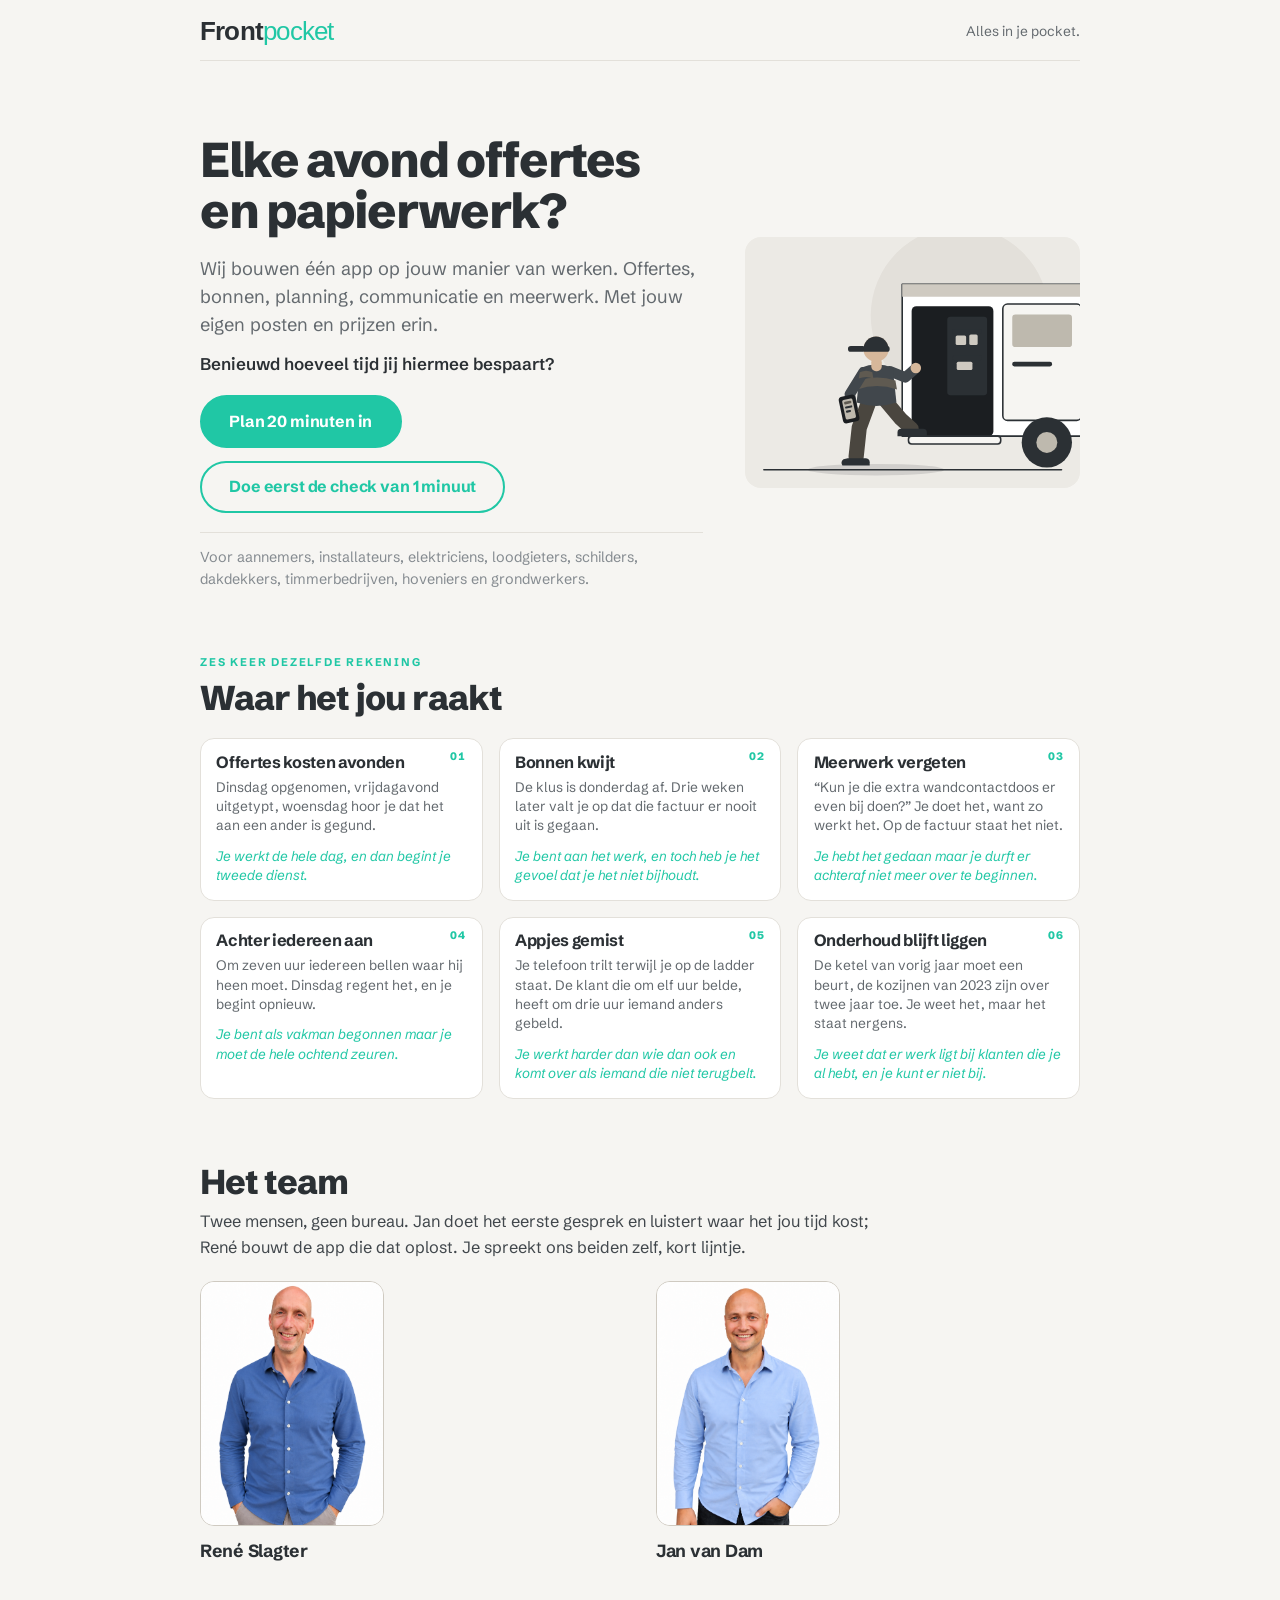
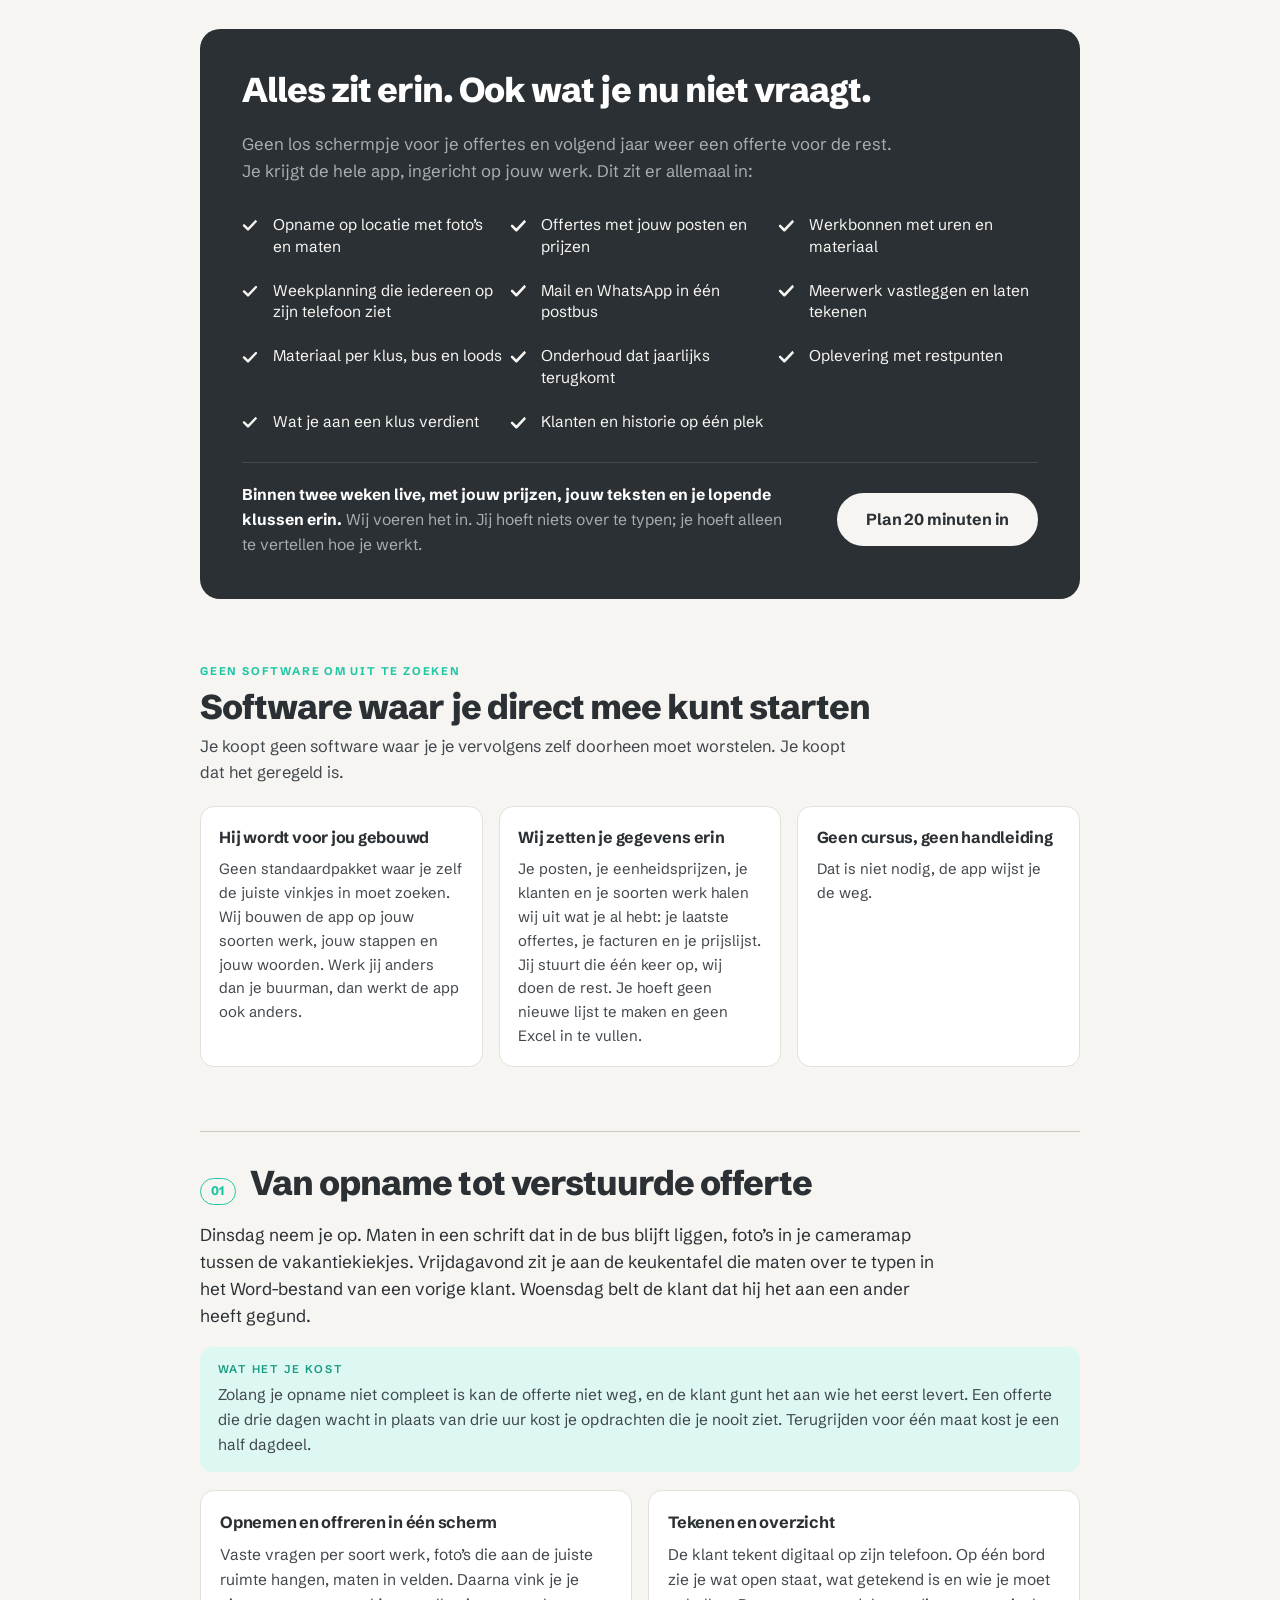
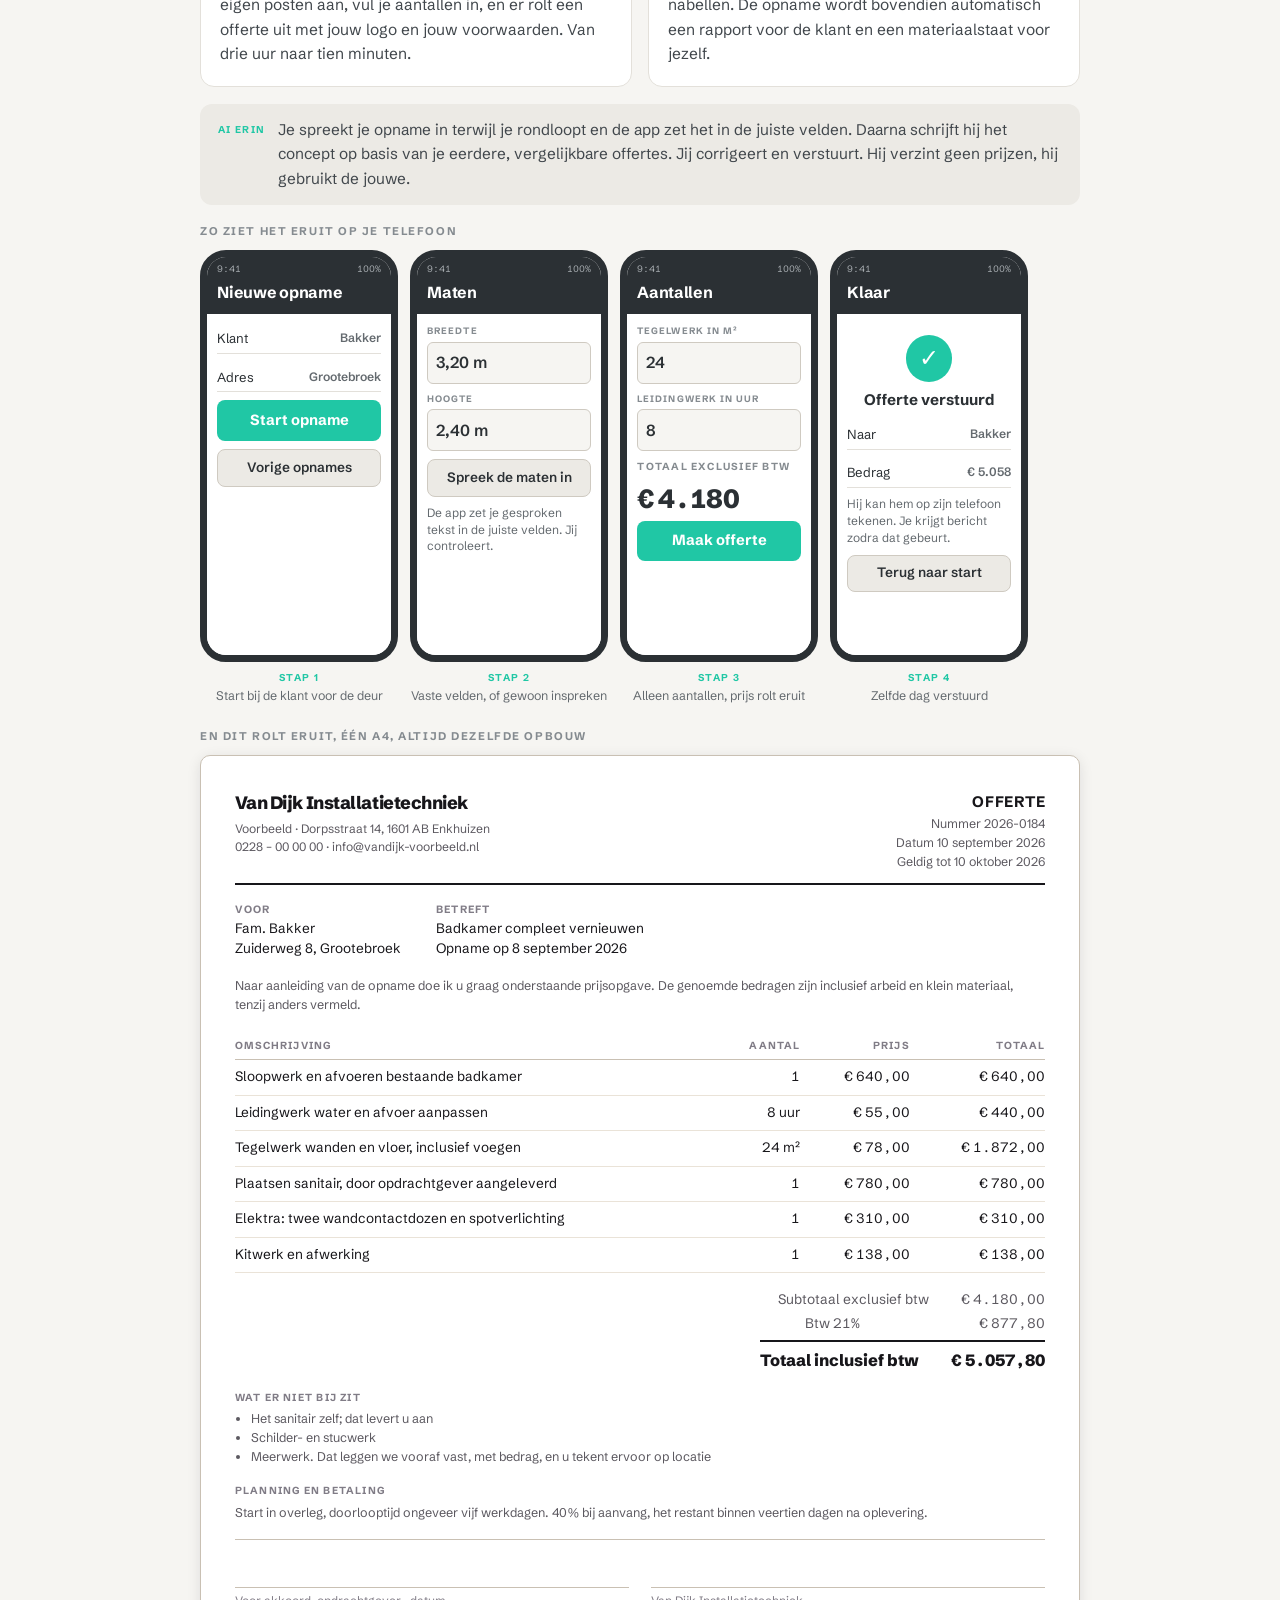
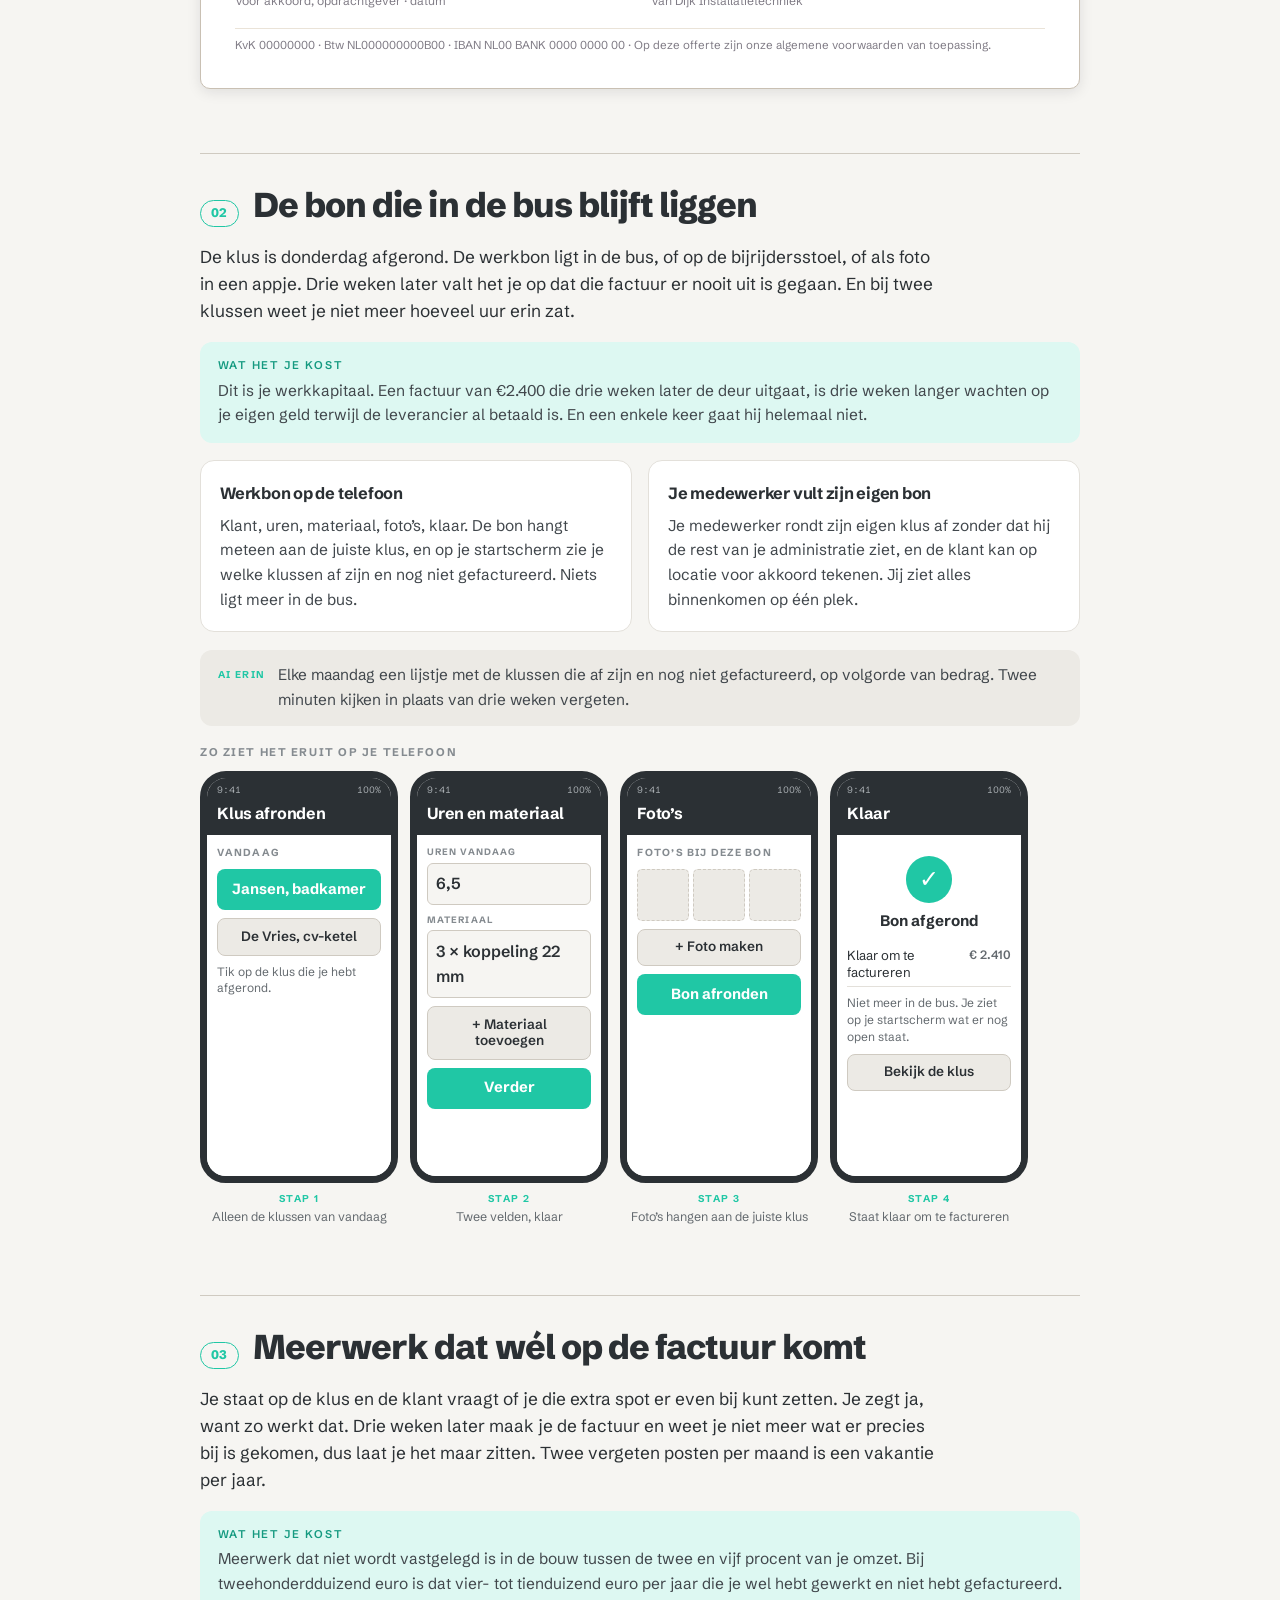
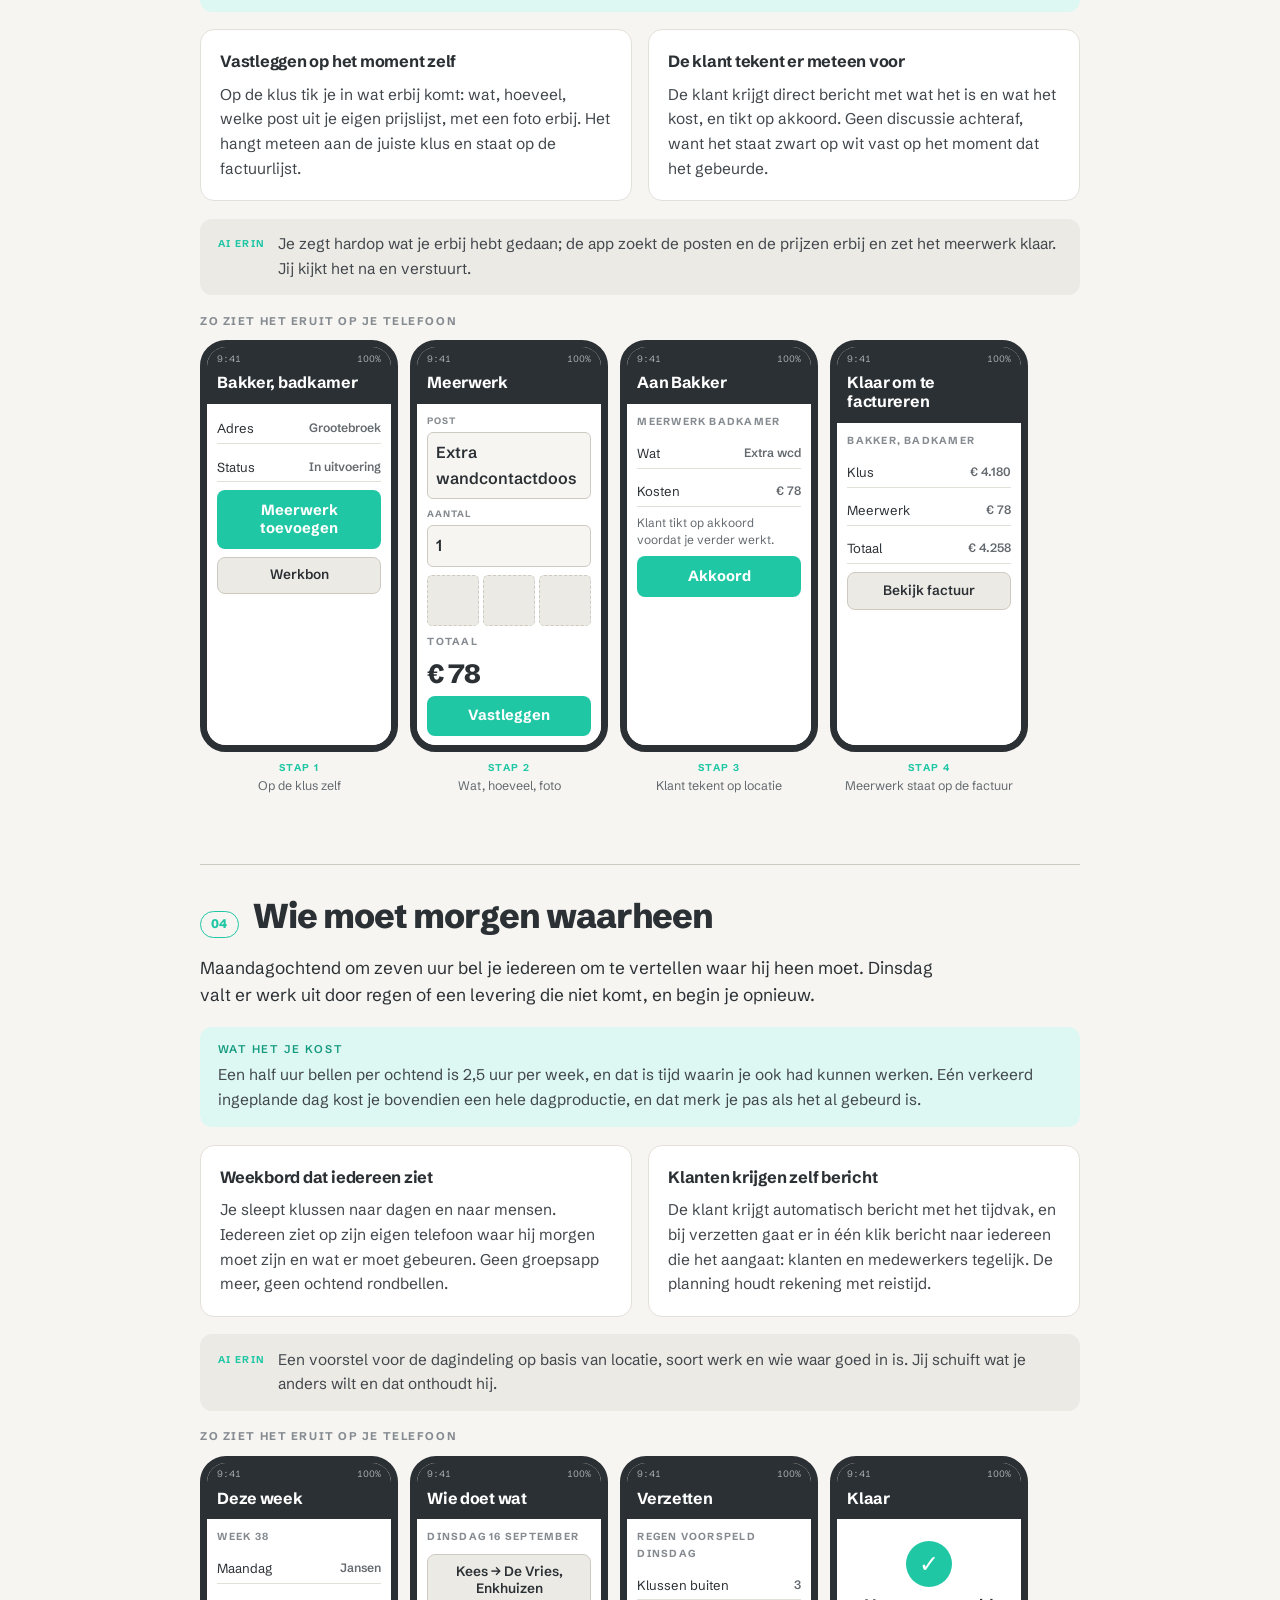
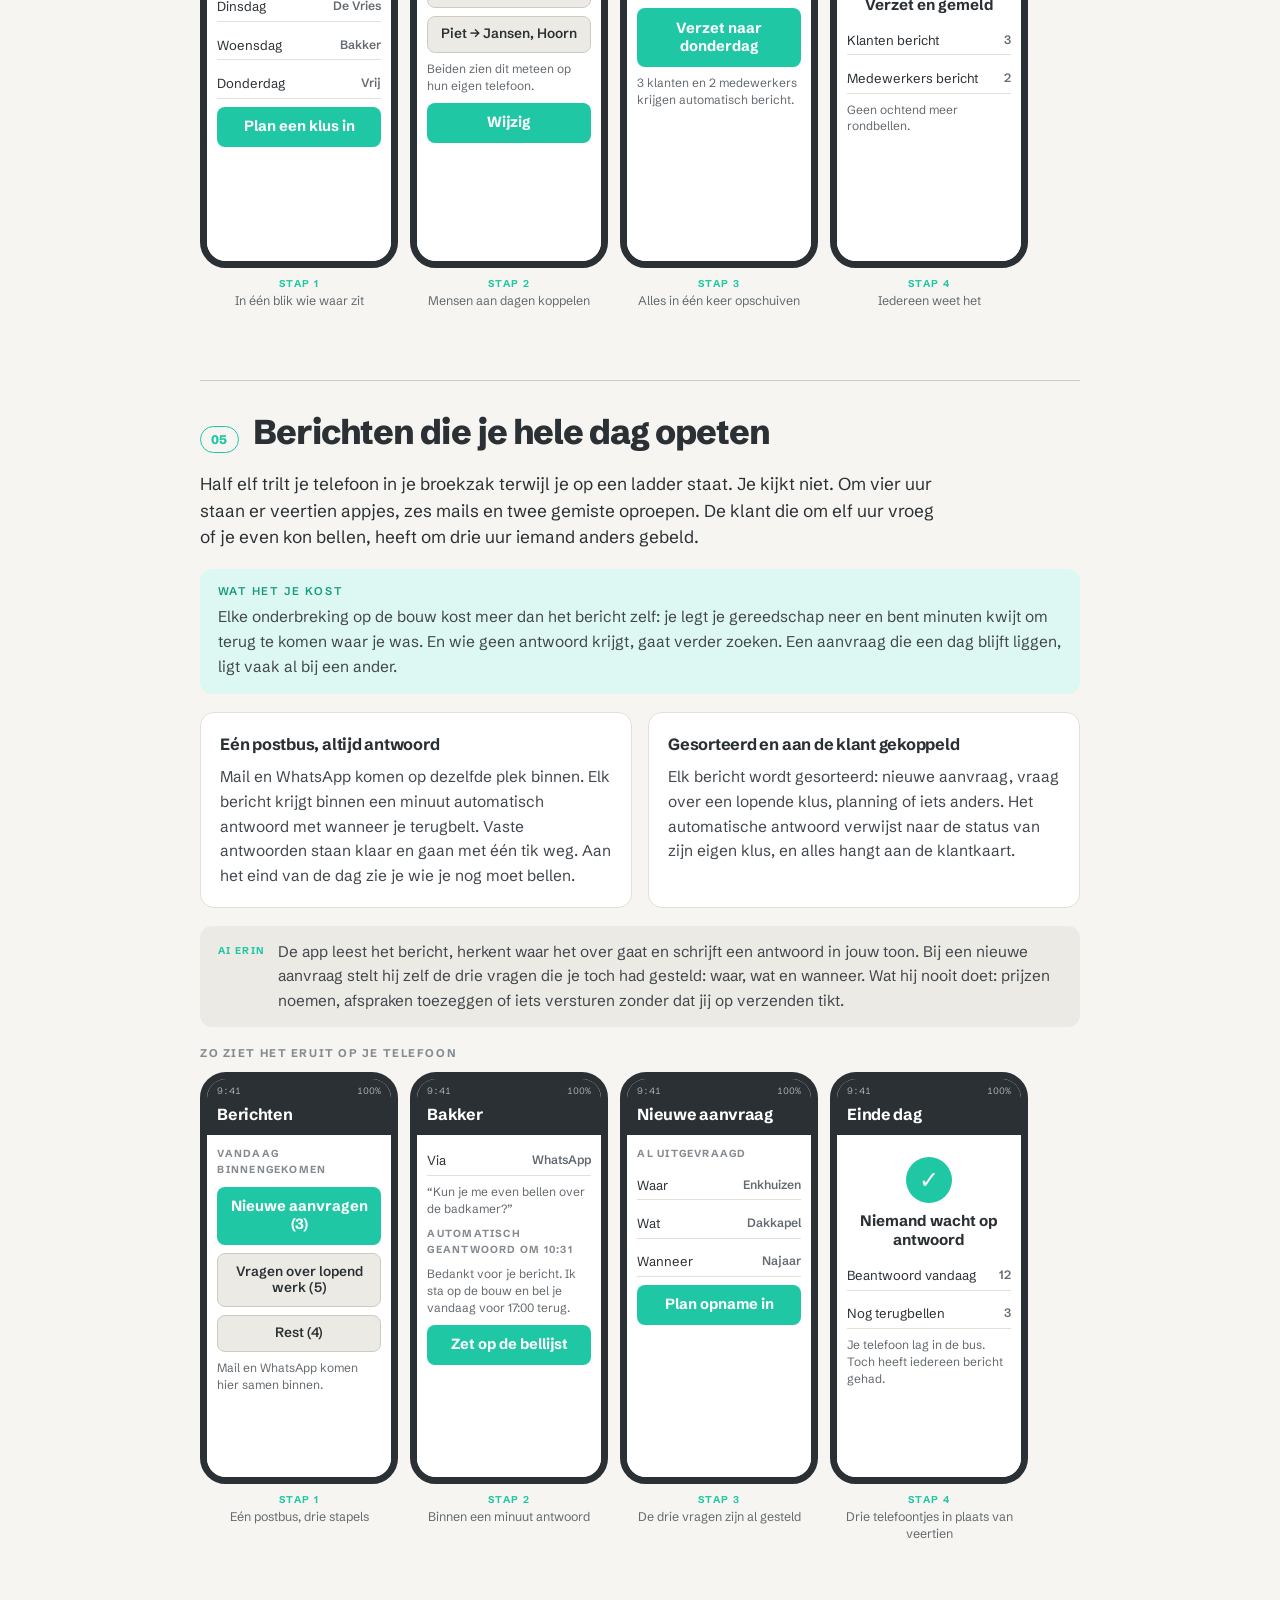
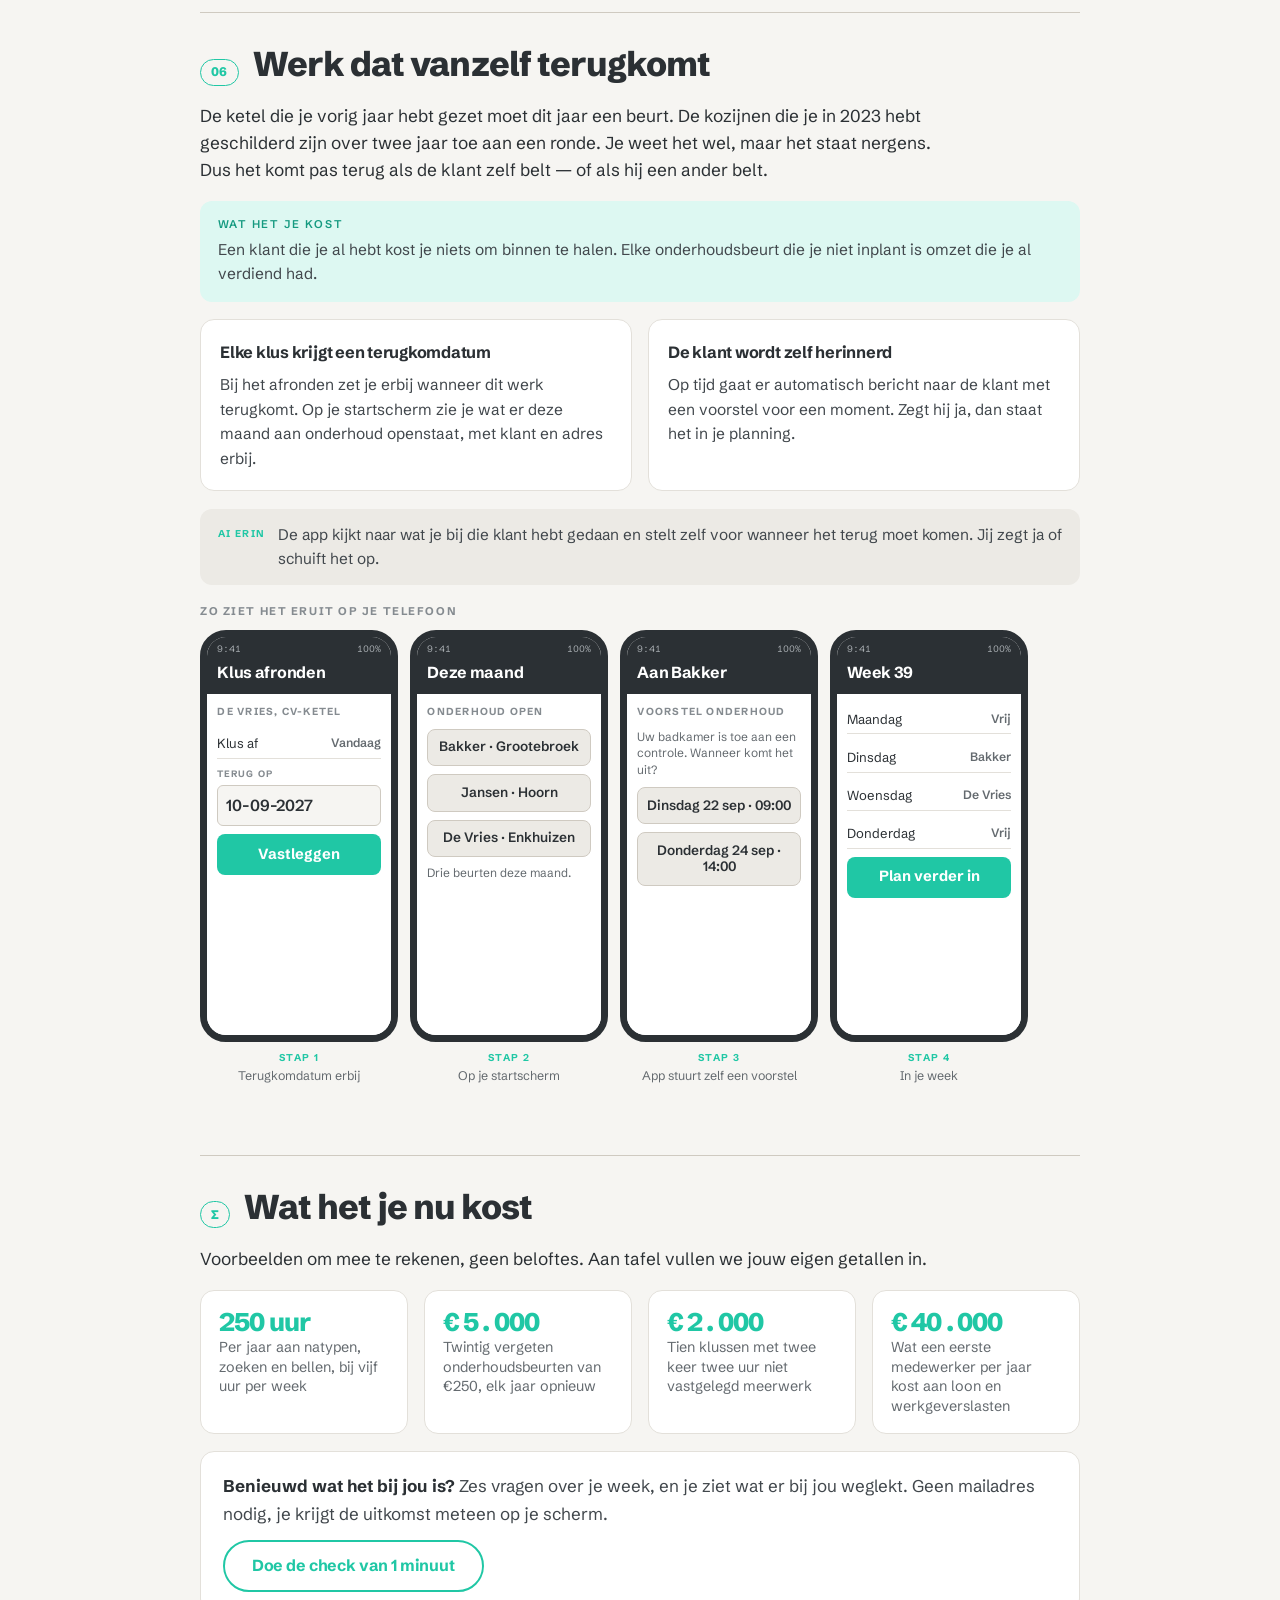
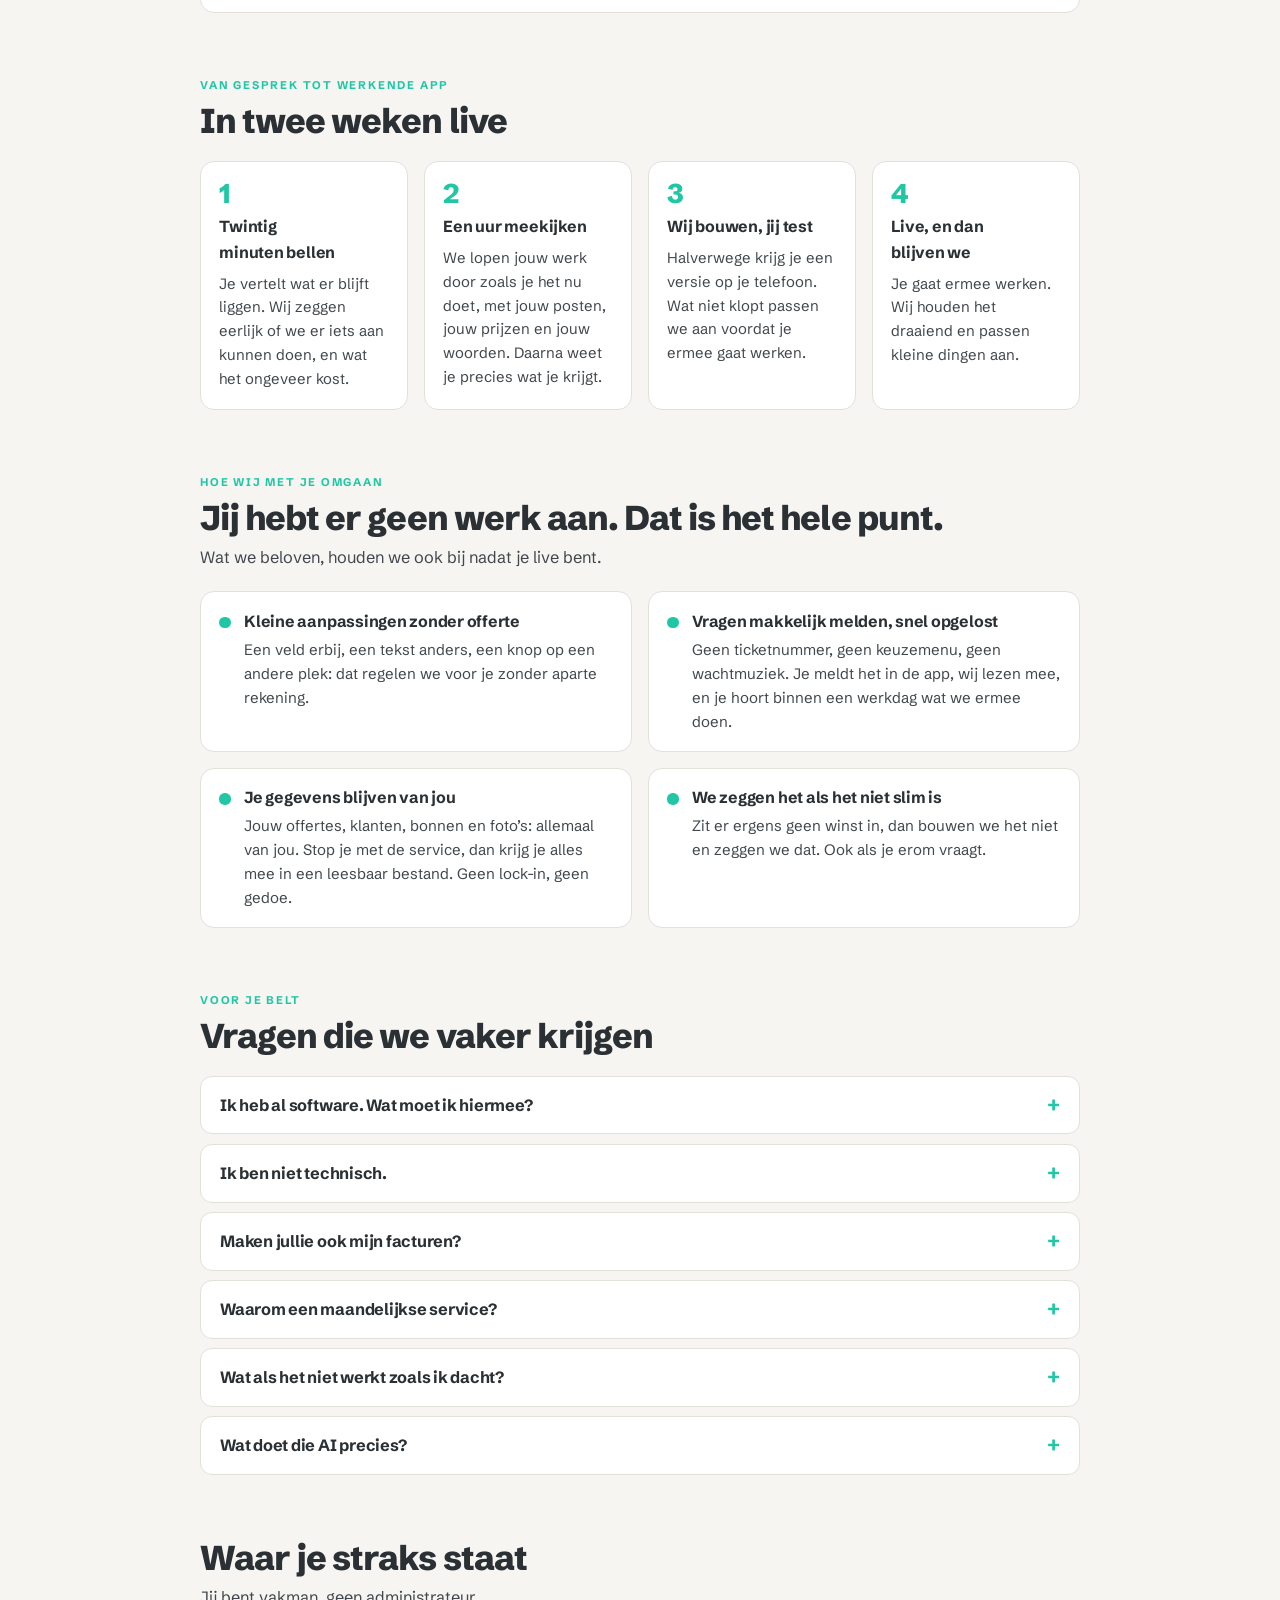
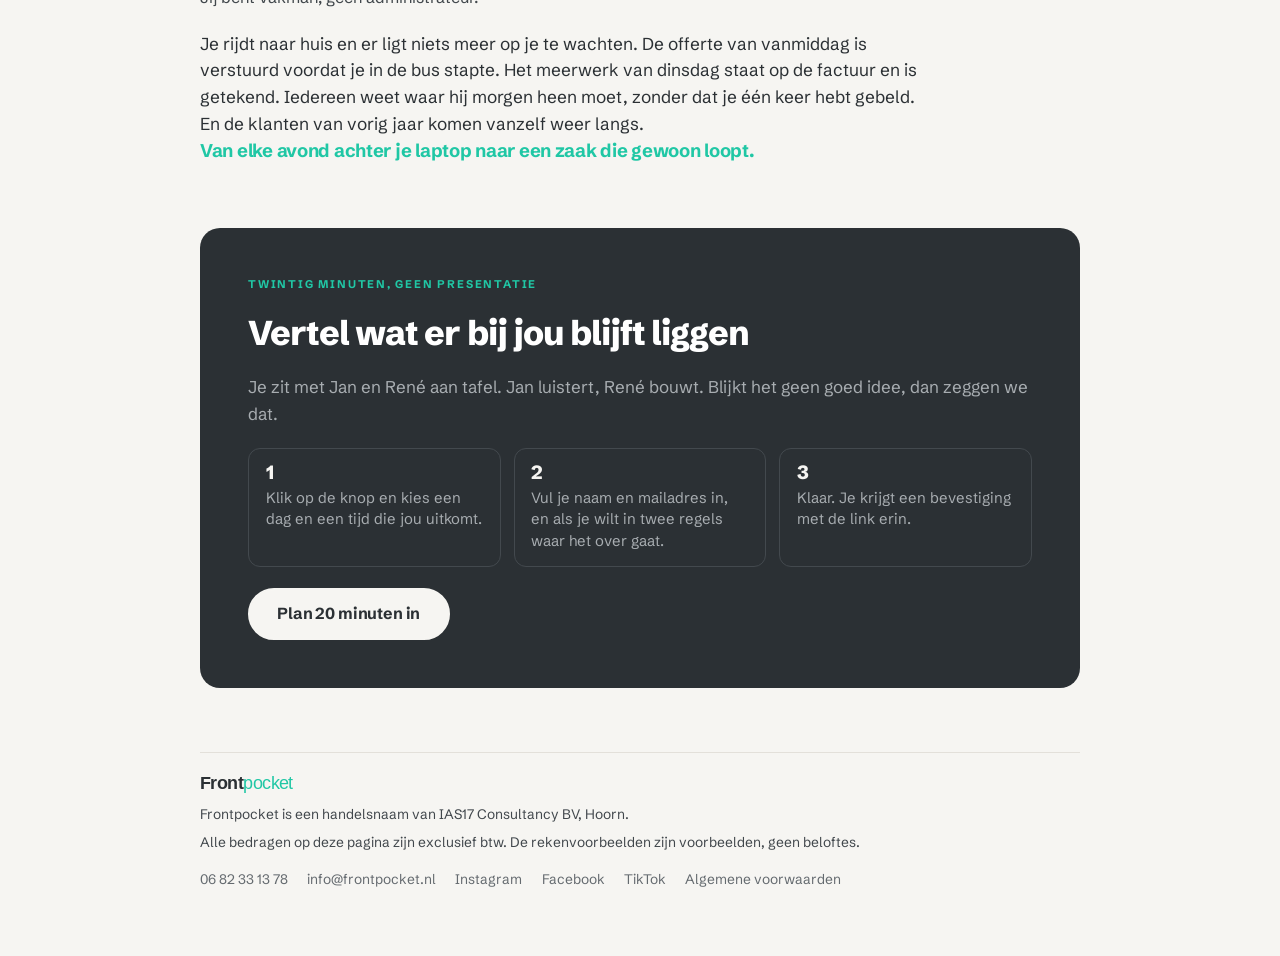
<file: index.html>
<!DOCTYPE html>
<html lang="nl">
<head>
<meta charset="UTF-8">
<meta name="viewport" content="width=device-width,initial-scale=1">
<title>Frontpocket: één app voor je offertes, bonnen en planning</title>
<meta name="description" content="Frontpocket bouwt in twee weken één app voor je offertes, bonnen en planning, ingericht op jouw manier van werken.">
<meta name="robots" content="noindex,nofollow">

<meta property="og:type" content="website">
<meta property="og:title" content="Frontpocket: één app voor je offertes, bonnen en planning">
<meta property="og:description" content="Eén app voor je offertes, bonnen en planning. Klaar in twee weken, ingericht op jouw manier van werken.">
<meta property="og:image" content="/assets/og.png">
<meta property="og:locale" content="nl_NL">
<meta name="twitter:card" content="summary_large_image">

<meta name="theme-color" content="#20C7A5" media="(prefers-color-scheme: light)">
<meta name="theme-color" content="#1B1E21" media="(prefers-color-scheme: dark)">

<link rel="icon" type="image/svg+xml" href="/assets/favicon.svg">

<link rel="preconnect" href="https://fonts.googleapis.com">
<link rel="preconnect" href="https://fonts.gstatic.com" crossorigin>
<link rel="stylesheet" href="https://fonts.googleapis.com/css2?family=Arimo:wght@400;700&family=Schibsted+Grotesk:wght@400;500;600;700;800&display=swap">
<link rel="stylesheet" href="/assets/style.css">
</head>
<body>

<div class="page">

  <div class="merk">
    <a class="wm" href="/"><b>Front</b>pocket</a>
    <span class="tag">Alles in je pocket.</span>
  </div>

  <header class="hero">
    <div class="tekst">
      <h1>Elke avond offertes en papierwerk?</h1>
      <p class="lead">Wij bouwen &eacute;&eacute;n app op jouw manier van werken. Offertes, bonnen, planning, communicatie en meerwerk. Met jouw eigen posten en prijzen erin.</p>
      <p class="lead-vraag">Benieuwd hoeveel tijd jij hiermee bespaart?</p>
      <div class="acties">
        <a class="knop" data-boek="hero" href="#" target="_blank" rel="noopener">Plan 20 minuten in</a>
        <a class="knop licht" href="/check.html">Doe eerst de check van 1 minuut</a>
      </div>
      <p class="vakken">Voor aannemers, installateurs, elektriciens, loodgieters, schilders, dakdekkers, timmerbedrijven, hoveniers en grondwerkers.</p>
    </div>
    <div class="beeld">
      <svg class="illu" viewBox="0 0 640 480" role="img" aria-labelledby="illuTitle" xmlns="http://www.w3.org/2000/svg">
        <title id="illuTitle">Een vakman stapt met zijn telefoon in de hand uit de bestelbus</title>
        <rect x="0" y="0" width="640" height="480" rx="18" fill="var(--illu-bg)"/>
        <circle cx="410" cy="150" r="170" fill="var(--illu-glow)"/>
        <g>
          <path d="M300 90 H660 V380 H300 Z" fill="var(--illu-van)" stroke="var(--illu-line)" stroke-width="3" stroke-linejoin="round"/>
          <rect x="300" y="90" width="360" height="24" fill="var(--illu-roof)"/>
          <rect x="318" y="132" width="156" height="248" rx="9" fill="var(--illu-dark)"/>
          <rect x="386" y="152" width="76" height="150" rx="6" fill="var(--illu-inside)"/>
          <rect x="396" y="176" width="56" height="9" rx="4" fill="var(--illu-line)"/>
          <rect x="396" y="226" width="56" height="9" rx="4" fill="var(--illu-line)"/>
          <rect x="402" y="188" width="20" height="18" rx="3" fill="var(--illu-roof)"/>
          <rect x="428" y="186" width="16" height="20" rx="3" fill="var(--illu-roof)"/>
          <rect x="404" y="238" width="30" height="16" rx="3" fill="var(--illu-roof)"/>
          <rect x="492" y="128" width="150" height="222" rx="9" fill="var(--illu-panel)" stroke="var(--illu-line)" stroke-width="3"/>
          <rect x="510" y="148" width="114" height="62" rx="6" fill="var(--illu-glass)"/>
          <rect x="510" y="238" width="76" height="9" rx="4" fill="var(--illu-line)"/>
          <rect x="312" y="380" width="176" height="15" rx="6" fill="var(--illu-panel)" stroke="var(--illu-line)" stroke-width="3"/>
          <circle cx="576" cy="392" r="48" fill="var(--illu-tyre)"/>
          <circle cx="576" cy="392" r="20" fill="var(--illu-hub)"/>
        </g>
        <ellipse cx="250" cy="444" rx="130" ry="11" fill="var(--illu-shadow)"/>
        <path d="M36 444 H604" stroke="var(--illu-line)" stroke-width="3" stroke-linecap="round"/>
        <g stroke-linecap="round" stroke-linejoin="round">
          <path d="M266 310 L298 348 L318 366" stroke="var(--illu-trousers)" stroke-width="27" fill="none"/>
          <path d="M298 366 h42 a7 7 0 0 1 7 7 v7 h-56 v-7 a7 7 0 0 1 7 -7 z" fill="var(--illu-boot)"/>
          <path d="M238 310 L218 364 L212 420" stroke="var(--illu-trousers)" stroke-width="29" fill="none"/>
          <path d="M196 422 h34 a8 8 0 0 1 8 8 v6 h-52 a8 8 0 0 1 2 -12 z" fill="var(--illu-boot)"/>
          <path d="M276 256 L306 268 L324 252" stroke="var(--illu-jacket)" stroke-width="20" fill="none"/>
          <circle cx="326" cy="250" r="10" fill="var(--illu-skin)"/>
          <path d="M220 250 q32 -13 62 0 l7 66 q-38 13 -76 0 z" fill="var(--illu-jacket)"/>
          <path d="M217 274 q35 -12 70 0 l3 17 q-38 -13 -76 0 z" fill="var(--illu-hivis)"/>
          <path d="M226 258 L200 300 L206 332" stroke="var(--illu-jacket)" stroke-width="20" fill="none"/>
          <path d="M219 258 q12 -6 24 0 l2 12 q-14 -6 -28 0 z" fill="var(--illu-hivis)"/>
          <circle cx="206" cy="333" r="10" fill="var(--illu-skin)"/>
          <g transform="rotate(-12 200 330)">
            <rect x="183" y="302" width="32" height="52" rx="7" fill="var(--illu-dark)"/>
            <rect x="189" y="309" width="20" height="38" rx="3" fill="var(--illu-hub)"/>
            <rect x="192" y="313" width="14" height="5" rx="2" fill="var(--illu-hivis)"/>
            <rect x="192" y="322" width="14" height="4" rx="2" fill="var(--illu-line)"/>
            <rect x="192" y="330" width="10" height="4" rx="2" fill="var(--illu-line)"/>
          </g>
          <rect x="241" y="230" width="20" height="26" rx="9" fill="var(--illu-skin)"/>
          <circle cx="250" cy="214" r="24" fill="var(--illu-skin)"/>
          <path d="M226 214 A24 24 0 0 1 274 214 Z" fill="var(--illu-cap)"/>
          <rect x="224" y="208" width="52" height="11" rx="5" fill="var(--illu-cap)"/>
          <path d="M226 208 h-24 a5.5 5.5 0 0 0 0 11 h24 z" fill="var(--illu-cap)"/>
        </g>
      </svg>
    </div>
  </header>

  <div>
    <div class="kop-groep">
      <span class="eyebrow">Zes keer dezelfde rekening</span>
      <h2>Waar het jou raakt</h2>
    </div>
    <div class="po">
      <a class="pokaart" href="#offerte">
        <span class="nr">01</span>
        <h3>Offertes kosten avonden</h3>
        <p class="nu">Dinsdag opgenomen, vrijdagavond uitgetypt, woensdag hoor je dat het aan een ander is gegund.</p>
        <p class="raak">Je werkt de hele dag, en dan begint je tweede dienst.</p>
      </a>
      <a class="pokaart" href="#werkbon">
        <span class="nr">02</span>
        <h3>Bonnen kwijt</h3>
        <p class="nu">De klus is donderdag af. Drie weken later valt je op dat die factuur er nooit uit is gegaan.</p>
        <p class="raak">Je bent aan het werk, en toch heb je het gevoel dat je het niet bijhoudt.</p>
      </a>
      <a class="pokaart" href="#meerwerk">
        <span class="nr">03</span>
        <h3>Meerwerk vergeten</h3>
        <p class="nu">&ldquo;Kun je die extra wandcontactdoos er even bij doen?&rdquo; Je doet het, want zo werkt het. Op de factuur staat het niet.</p>
        <p class="raak">Je hebt het gedaan maar je durft er achteraf niet meer over te beginnen.</p>
      </a>
      <a class="pokaart" href="#planning">
        <span class="nr">04</span>
        <h3>Achter iedereen aan</h3>
        <p class="nu">Om zeven uur iedereen bellen waar hij heen moet. Dinsdag regent het, en je begint opnieuw.</p>
        <p class="raak">Je bent als vakman begonnen maar je moet de hele ochtend zeuren.</p>
      </a>
      <a class="pokaart" href="#postbus">
        <span class="nr">05</span>
        <h3>Appjes gemist</h3>
        <p class="nu">Je telefoon trilt terwijl je op de ladder staat. De klant die om elf uur belde, heeft om drie uur iemand anders gebeld.</p>
        <p class="raak">Je werkt harder dan wie dan ook en komt over als iemand die niet terugbelt.</p>
      </a>
      <a class="pokaart" href="#onderhoud">
        <span class="nr">06</span>
        <h3>Onderhoud blijft liggen</h3>
        <p class="nu">De ketel van vorig jaar moet een beurt, de kozijnen van 2023 zijn over twee jaar toe. Je weet het, maar het staat nergens.</p>
        <p class="raak">Je weet dat er werk ligt bij klanten die je al hebt, en je kunt er niet bij.</p>
      </a>
    </div>
  </div>

  <div class="team-blok">
    <div class="kop-groep">
      <h2>Het team</h2>
      <p>Twee mensen, geen bureau. Jan doet het eerste gesprek en luistert waar het jou tijd kost; Ren&eacute; bouwt de app die dat oplost. Je spreekt ons beiden zelf, kort lijntje.</p>
    </div>
    <div class="personen">
      <div class="persoon">
        <img src="/assets/rene.png" alt="René Slagter" width="368" height="490" loading="lazy">
        <h3>Ren&eacute; Slagter</h3>
      </div>
      <div class="persoon">
        <img src="/assets/jan.png" alt="Jan van Dam" width="368" height="490" loading="lazy">
        <h3>Jan van Dam</h3>
      </div>
    </div>
  </div>

  <div class="allesblok">
    <h2>Alles zit erin. Ook wat je nu niet vraagt.</h2>
    <p class="intro">Geen los schermpje voor je offertes en volgend jaar weer een offerte voor de rest. Je krijgt de hele app, ingericht op jouw werk. Dit zit er allemaal in:</p>
    <div class="allesgrid">
      <div class="alles">Opname op locatie met foto&rsquo;s en maten</div>
      <div class="alles">Offertes met jouw posten en prijzen</div>
      <div class="alles">Werkbonnen met uren en materiaal</div>
      <div class="alles">Weekplanning die iedereen op zijn telefoon ziet</div>
      <div class="alles">Mail en WhatsApp in &eacute;&eacute;n postbus</div>
      <div class="alles">Meerwerk vastleggen en laten tekenen</div>
      <div class="alles">Materiaal per klus, bus en loods</div>
      <div class="alles">Onderhoud dat jaarlijks terugkomt</div>
      <div class="alles">Oplevering met restpunten</div>
      <div class="alles">Wat je aan een klus verdient</div>
      <div class="alles">Klanten en historie op &eacute;&eacute;n plek</div>
    </div>
    <div class="allesvoet">
      <p><strong>Binnen twee weken live, met jouw prijzen, jouw teksten en je lopende klussen erin.</strong> Wij voeren het in. Jij hoeft niets over te typen; je hoeft alleen te vertellen hoe je werkt.</p>
      <a class="knop opdonker" data-boek="allesblok" href="#" target="_blank" rel="noopener">Plan 20 minuten in</a>
    </div>
  </div>

  <div>
    <div class="kop-groep">
      <span class="eyebrow">Geen software om uit te zoeken</span>
      <h2>Software waar je direct mee kunt starten</h2>
      <p>Je koopt geen software waar je je vervolgens zelf doorheen moet worstelen. Je koopt dat het geregeld is.</p>
    </div>
    <div class="stappen drie">
      <div class="stap">
        <h3>Hij wordt voor jou gebouwd</h3>
        <p>Geen standaardpakket waar je zelf de juiste vinkjes in moet zoeken. Wij bouwen de app op jouw soorten werk, jouw stappen en jouw woorden. Werk jij anders dan je buurman, dan werkt de app ook anders.</p>
      </div>
      <div class="stap">
        <h3>Wij zetten je gegevens erin</h3>
        <p>Je posten, je eenheidsprijzen, je klanten en je soorten werk halen wij uit wat je al hebt: je laatste offertes, je facturen en je prijslijst. Jij stuurt die &eacute;&eacute;n keer op, wij doen de rest. Je hoeft geen nieuwe lijst te maken en geen Excel in te vullen.</p>
      </div>
      <div class="stap">
        <h3>Geen cursus, geen handleiding</h3>
        <p>Dat is niet nodig, de app wijst je de weg.</p>
      </div>
    </div>
  </div>

  <!-- 01 -->
  <section class="pijn" id="offerte">
    <div class="kop"><span class="num">01</span><h2>Van opname tot verstuurde offerte</h2></div>
    <p class="scene">Dinsdag neem je op. Maten in een schrift dat in de bus blijft liggen, foto&rsquo;s in je cameramap tussen de vakantiekiekjes. Vrijdagavond zit je aan de keukentafel die maten over te typen in het Word-bestand van een vorige klant. Woensdag belt de klant dat hij het aan een ander heeft gegund.</p>
    <div class="kost"><h4>Wat het je kost</h4><p>Zolang je opname niet compleet is kan de offerte niet weg, en de klant gunt het aan wie het eerst levert. Een offerte die drie dagen wacht in plaats van drie uur kost je opdrachten die je nooit ziet. Terugrijden voor &eacute;&eacute;n maat kost je een half dagdeel.</p></div>
    <div class="oplossingen">
      <div class="kaart"><h3>Opnemen en offreren in &eacute;&eacute;n scherm</h3><p>Vaste vragen per soort werk, foto&rsquo;s die aan de juiste ruimte hangen, maten in velden. Daarna vink je je eigen posten aan, vul je aantallen in, en er rolt een offerte uit met jouw logo en jouw voorwaarden. Van drie uur naar tien minuten.</p></div>
      <div class="kaart"><h3>Tekenen en overzicht</h3><p>De klant tekent digitaal op zijn telefoon. Op &eacute;&eacute;n bord zie je wat open staat, wat getekend is en wie je moet nabellen. De opname wordt bovendien automatisch een rapport voor de klant en een materiaalstaat voor jezelf.</p></div>
    </div>
    <div class="ai"><span class="tag">AI erin</span><span>Je spreekt je opname in terwijl je rondloopt en de app zet het in de juiste velden. Daarna schrijft hij het concept op basis van je eerdere, vergelijkbare offertes. Jij corrigeert en verstuurt. Hij verzint geen prijzen, hij gebruikt de jouwe.</span></div>

    <div class="mockwrap">
      <span class="lead">Zo ziet het eruit op je telefoon</span>
      <div class="mockups">
        <div class="mock"><div class="phone"><div class="p-status"><span>9:41</span><span>100%</span></div><div class="p-head">Nieuwe opname</div><div class="p-body"><div class="m-row"><span>Klant</span><b>Bakker</b></div><div class="m-row"><span>Adres</span><b>Grootebroek</b></div><div class="m-btn">Start opname</div><div class="m-btn2">Vorige opnames</div></div></div><div class="cap"><b>Stap 1</b><span>Start bij de klant voor de deur</span></div></div>
        <div class="mock"><div class="phone"><div class="p-status"><span>9:41</span><span>100%</span></div><div class="p-head">Maten</div><div class="p-body"><div class="m-field"><span class="lbl">Breedte</span><span class="val">3,20 m</span></div><div class="m-field"><span class="lbl">Hoogte</span><span class="val">2,40 m</span></div><div class="m-btn2">Spreek de maten in</div><div class="m-note">De app zet je gesproken tekst in de juiste velden. Jij controleert.</div></div></div><div class="cap"><b>Stap 2</b><span>Vaste velden, of gewoon inspreken</span></div></div>
        <div class="mock"><div class="phone"><div class="p-status"><span>9:41</span><span>100%</span></div><div class="p-head">Aantallen</div><div class="p-body"><div class="m-field"><span class="lbl">Tegelwerk in m&sup2;</span><span class="val">24</span></div><div class="m-field"><span class="lbl">Leidingwerk in uur</span><span class="val">8</span></div><div class="m-head">Totaal exclusief btw</div><div class="m-total">&euro; 4.180</div><div class="m-btn">Maak offerte</div></div></div><div class="cap"><b>Stap 3</b><span>Alleen aantallen, prijs rolt eruit</span></div></div>
        <div class="mock"><div class="phone"><div class="p-status"><span>9:41</span><span>100%</span></div><div class="p-head">Klaar</div><div class="p-body"><div class="m-ok"><span class="circle">&#10003;</span><span class="txt">Offerte verstuurd</span></div><div class="m-row"><span>Naar</span><b>Bakker</b></div><div class="m-row"><span>Bedrag</span><b>&euro; 5.058</b></div><div class="m-note">Hij kan hem op zijn telefoon tekenen. Je krijgt bericht zodra dat gebeurt.</div><div class="m-btn2">Terug naar start</div></div></div><div class="cap"><b>Stap 4</b><span>Zelfde dag verstuurd</span></div></div>
      </div>
    </div>

    <div class="a4wrap">
      <span class="lead">En dit rolt eruit, &eacute;&eacute;n A4, altijd dezelfde opbouw</span>
      <div class="a4">
        <div class="a4kop">
          <div class="logo">Van Dijk Installatietechniek<span>Voorbeeld &middot; Dorpsstraat 14, 1601 AB Enkhuizen<br>0228 &ndash; 00 00 00 &middot; info@vandijk-voorbeeld.nl</span></div>
          <div class="a4meta"><b>OFFERTE</b>Nummer 2026-0184<br>Datum 10 september 2026<br>Geldig tot 10 oktober 2026</div>
        </div>
        <div class="a4aan">
          <div><span>Voor</span>Fam. Bakker<br>Zuiderweg 8, Grootebroek</div>
          <div><span>Betreft</span>Badkamer compleet vernieuwen<br>Opname op 8 september 2026</div>
        </div>
        <p class="klein">Naar aanleiding van de opname doe ik u graag onderstaande prijsopgave. De genoemde bedragen zijn inclusief arbeid en klein materiaal, tenzij anders vermeld.</p>
        <div class="tabelwrap"><table>
          <thead><tr><th>Omschrijving</th><th class="r">Aantal</th><th class="r">Prijs</th><th class="r">Totaal</th></tr></thead>
          <tbody>
            <tr><td>Sloopwerk en afvoeren bestaande badkamer</td><td class="r">1</td><td class="r">&euro; 640,00</td><td class="r">&euro; 640,00</td></tr>
            <tr><td>Leidingwerk water en afvoer aanpassen</td><td class="r">8 uur</td><td class="r">&euro; 55,00</td><td class="r">&euro; 440,00</td></tr>
            <tr><td>Tegelwerk wanden en vloer, inclusief voegen</td><td class="r">24 m&sup2;</td><td class="r">&euro; 78,00</td><td class="r">&euro; 1.872,00</td></tr>
            <tr><td>Plaatsen sanitair, door opdrachtgever aangeleverd</td><td class="r">1</td><td class="r">&euro; 780,00</td><td class="r">&euro; 780,00</td></tr>
            <tr><td>Elektra: twee wandcontactdozen en spotverlichting</td><td class="r">1</td><td class="r">&euro; 310,00</td><td class="r">&euro; 310,00</td></tr>
            <tr><td>Kitwerk en afwerking</td><td class="r">1</td><td class="r">&euro; 138,00</td><td class="r">&euro; 138,00</td></tr>
          </tbody>
        </table></div>
        <div class="tot">
          <div class="rg"><span>Subtotaal exclusief btw</span><span>&euro; 4.180,00</span></div>
          <div class="rg"><span>Btw 21%</span><span>&euro; 877,80</span></div>
          <div class="rg eind"><span>Totaal inclusief btw</span><span>&euro; 5.057,80</span></div>
        </div>
        <div>
          <h5>Wat er niet bij zit</h5>
          <ul class="klein">
            <li>Het sanitair zelf; dat levert u aan</li>
            <li>Schilder- en stucwerk</li>
            <li>Meerwerk. Dat leggen we vooraf vast, met bedrag, en u tekent ervoor op locatie</li>
          </ul>
        </div>
        <div>
          <h5>Planning en betaling</h5>
          <p class="klein">Start in overleg, doorlooptijd ongeveer vijf werkdagen. 40% bij aanvang, het restant binnen veertien dagen na oplevering.</p>
        </div>
        <div class="hand">
          <div>Voor akkoord, opdrachtgever &middot; datum</div>
          <div>Van Dijk Installatietechniek</div>
        </div>
        <p class="voet">KvK 00000000 &middot; Btw NL000000000B00 &middot; IBAN NL00 BANK 0000 0000 00 &middot; Op deze offerte zijn onze algemene voorwaarden van toepassing.</p>
      </div>
    </div>
  </section>

  <!-- 02 -->
  <section class="pijn" id="werkbon">
    <div class="kop"><span class="num">02</span><h2>De bon die in de bus blijft liggen</h2></div>
    <p class="scene">De klus is donderdag afgerond. De werkbon ligt in de bus, of op de bijrijdersstoel, of als foto in een appje. Drie weken later valt het je op dat die factuur er nooit uit is gegaan. En bij twee klussen weet je niet meer hoeveel uur erin zat.</p>
    <div class="kost"><h4>Wat het je kost</h4><p>Dit is je werkkapitaal. Een factuur van &euro;2.400 die drie weken later de deur uitgaat, is drie weken langer wachten op je eigen geld terwijl de leverancier al betaald is. En een enkele keer gaat hij helemaal niet.</p></div>
    <div class="oplossingen">
      <div class="kaart"><h3>Werkbon op de telefoon</h3><p>Klant, uren, materiaal, foto&rsquo;s, klaar. De bon hangt meteen aan de juiste klus, en op je startscherm zie je welke klussen af zijn en nog niet gefactureerd. Niets ligt meer in de bus.</p></div>
      <div class="kaart"><h3>Je medewerker vult zijn eigen bon</h3><p>Je medewerker rondt zijn eigen klus af zonder dat hij de rest van je administratie ziet, en de klant kan op locatie voor akkoord tekenen. Jij ziet alles binnenkomen op &eacute;&eacute;n plek.</p></div>
    </div>
    <div class="ai"><span class="tag">AI erin</span><span>Elke maandag een lijstje met de klussen die af zijn en nog niet gefactureerd, op volgorde van bedrag. Twee minuten kijken in plaats van drie weken vergeten.</span></div>
    <div class="mockwrap">
      <span class="lead">Zo ziet het eruit op je telefoon</span>
      <div class="mockups">
        <div class="mock"><div class="phone"><div class="p-status"><span>9:41</span><span>100%</span></div><div class="p-head">Klus afronden</div><div class="p-body"><div class="m-head">Vandaag</div><div class="m-btn">Jansen, badkamer</div><div class="m-btn2">De Vries, cv-ketel</div><div class="m-note">Tik op de klus die je hebt afgerond.</div></div></div><div class="cap"><b>Stap 1</b><span>Alleen de klussen van vandaag</span></div></div>
        <div class="mock"><div class="phone"><div class="p-status"><span>9:41</span><span>100%</span></div><div class="p-head">Uren en materiaal</div><div class="p-body"><div class="m-field"><span class="lbl">Uren vandaag</span><span class="val">6,5</span></div><div class="m-field"><span class="lbl">Materiaal</span><span class="val">3 &times; koppeling 22 mm</span></div><div class="m-btn2">+ Materiaal toevoegen</div><div class="m-btn">Verder</div></div></div><div class="cap"><b>Stap 2</b><span>Twee velden, klaar</span></div></div>
        <div class="mock"><div class="phone"><div class="p-status"><span>9:41</span><span>100%</span></div><div class="p-head">Foto&rsquo;s</div><div class="p-body"><div class="m-head">Foto&rsquo;s bij deze bon</div><div class="m-photos"><span class="m-photo"></span><span class="m-photo"></span><span class="m-photo"></span></div><div class="m-btn2">+ Foto maken</div><div class="m-btn">Bon afronden</div></div></div><div class="cap"><b>Stap 3</b><span>Foto&rsquo;s hangen aan de juiste klus</span></div></div>
        <div class="mock"><div class="phone"><div class="p-status"><span>9:41</span><span>100%</span></div><div class="p-head">Klaar</div><div class="p-body"><div class="m-ok"><span class="circle">&#10003;</span><span class="txt">Bon afgerond</span></div><div class="m-row"><span>Klaar om te factureren</span><b>&euro; 2.410</b></div><div class="m-note">Niet meer in de bus. Je ziet op je startscherm wat er nog open staat.</div><div class="m-btn2">Bekijk de klus</div></div></div><div class="cap"><b>Stap 4</b><span>Staat klaar om te factureren</span></div></div>
      </div>
    </div>
  </section>

  <!-- 03 -->
  <section class="pijn" id="meerwerk">
    <div class="kop"><span class="num">03</span><h2>Meerwerk dat w&eacute;l op de factuur komt</h2></div>
    <p class="scene">Je staat op de klus en de klant vraagt of je die extra spot er even bij kunt zetten. Je zegt ja, want zo werkt dat. Drie weken later maak je de factuur en weet je niet meer wat er precies bij is gekomen, dus laat je het maar zitten. Twee vergeten posten per maand is een vakantie per jaar.</p>
    <div class="kost"><h4>Wat het je kost</h4><p>Meerwerk dat niet wordt vastgelegd is in de bouw tussen de twee en vijf procent van je omzet. Bij tweehonderdduizend euro is dat vier- tot tienduizend euro per jaar die je wel hebt gewerkt en niet hebt gefactureerd.</p></div>
    <div class="oplossingen">
      <div class="kaart"><h3>Vastleggen op het moment zelf</h3><p>Op de klus tik je in wat erbij komt: wat, hoeveel, welke post uit je eigen prijslijst, met een foto erbij. Het hangt meteen aan de juiste klus en staat op de factuurlijst.</p></div>
      <div class="kaart"><h3>De klant tekent er meteen voor</h3><p>De klant krijgt direct bericht met wat het is en wat het kost, en tikt op akkoord. Geen discussie achteraf, want het staat zwart op wit vast op het moment dat het gebeurde.</p></div>
    </div>
    <div class="ai"><span class="tag">AI erin</span><span>Je zegt hardop wat je erbij hebt gedaan; de app zoekt de posten en de prijzen erbij en zet het meerwerk klaar. Jij kijkt het na en verstuurt.</span></div>
    <div class="mockwrap">
      <span class="lead">Zo ziet het eruit op je telefoon</span>
      <div class="mockups">
        <div class="mock"><div class="phone"><div class="p-status"><span>9:41</span><span>100%</span></div><div class="p-head">Bakker, badkamer</div><div class="p-body"><div class="m-row"><span>Adres</span><b>Grootebroek</b></div><div class="m-row"><span>Status</span><b>In uitvoering</b></div><div class="m-btn">Meerwerk toevoegen</div><div class="m-btn2">Werkbon</div></div></div><div class="cap"><b>Stap 1</b><span>Op de klus zelf</span></div></div>
        <div class="mock"><div class="phone"><div class="p-status"><span>9:41</span><span>100%</span></div><div class="p-head">Meerwerk</div><div class="p-body"><div class="m-field"><span class="lbl">Post</span><span class="val">Extra wandcontactdoos</span></div><div class="m-field"><span class="lbl">Aantal</span><span class="val">1</span></div><div class="m-photos"><span class="m-photo"></span><span class="m-photo"></span><span class="m-photo"></span></div><div class="m-head">Totaal</div><div class="m-total">&euro; 78</div><div class="m-btn">Vastleggen</div></div></div><div class="cap"><b>Stap 2</b><span>Wat, hoeveel, foto</span></div></div>
        <div class="mock"><div class="phone"><div class="p-status"><span>9:41</span><span>100%</span></div><div class="p-head">Aan Bakker</div><div class="p-body"><div class="m-head">Meerwerk badkamer</div><div class="m-row"><span>Wat</span><b>Extra wcd</b></div><div class="m-row"><span>Kosten</span><b>&euro; 78</b></div><div class="m-note">Klant tikt op akkoord voordat je verder werkt.</div><div class="m-btn">Akkoord</div></div></div><div class="cap"><b>Stap 3</b><span>Klant tekent op locatie</span></div></div>
        <div class="mock"><div class="phone"><div class="p-status"><span>9:41</span><span>100%</span></div><div class="p-head">Klaar om te factureren</div><div class="p-body"><div class="m-head">Bakker, badkamer</div><div class="m-row"><span>Klus</span><b>&euro; 4.180</b></div><div class="m-row"><span>Meerwerk</span><b>&euro; 78</b></div><div class="m-row"><span>Totaal</span><b>&euro; 4.258</b></div><div class="m-btn2">Bekijk factuur</div></div></div><div class="cap"><b>Stap 4</b><span>Meerwerk staat op de factuur</span></div></div>
      </div>
    </div>
  </section>

  <!-- 04 -->
  <section class="pijn" id="planning">
    <div class="kop"><span class="num">04</span><h2>Wie moet morgen waarheen</h2></div>
    <p class="scene">Maandagochtend om zeven uur bel je iedereen om te vertellen waar hij heen moet. Dinsdag valt er werk uit door regen of een levering die niet komt, en begin je opnieuw.</p>
    <div class="kost"><h4>Wat het je kost</h4><p>Een half uur bellen per ochtend is 2,5 uur per week, en dat is tijd waarin je ook had kunnen werken. E&eacute;n verkeerd ingeplande dag kost je bovendien een hele dagproductie, en dat merk je pas als het al gebeurd is.</p></div>
    <div class="oplossingen">
      <div class="kaart"><h3>Weekbord dat iedereen ziet</h3><p>Je sleept klussen naar dagen en naar mensen. Iedereen ziet op zijn eigen telefoon waar hij morgen moet zijn en wat er moet gebeuren. Geen groepsapp meer, geen ochtend rondbellen.</p></div>
      <div class="kaart"><h3>Klanten krijgen zelf bericht</h3><p>De klant krijgt automatisch bericht met het tijdvak, en bij verzetten gaat er in &eacute;&eacute;n klik bericht naar iedereen die het aangaat: klanten en medewerkers tegelijk. De planning houdt rekening met reistijd.</p></div>
    </div>
    <div class="ai"><span class="tag">AI erin</span><span>Een voorstel voor de dagindeling op basis van locatie, soort werk en wie waar goed in is. Jij schuift wat je anders wilt en dat onthoudt hij.</span></div>
    <div class="mockwrap">
      <span class="lead">Zo ziet het eruit op je telefoon</span>
      <div class="mockups">
        <div class="mock"><div class="phone"><div class="p-status"><span>9:41</span><span>100%</span></div><div class="p-head">Deze week</div><div class="p-body"><div class="m-head">Week 38</div><div class="m-row"><span>Maandag</span><b>Jansen</b></div><div class="m-row"><span>Dinsdag</span><b>De Vries</b></div><div class="m-row"><span>Woensdag</span><b>Bakker</b></div><div class="m-row"><span>Donderdag</span><b>Vrij</b></div><div class="m-btn">Plan een klus in</div></div></div><div class="cap"><b>Stap 1</b><span>In &eacute;&eacute;n blik wie waar zit</span></div></div>
        <div class="mock"><div class="phone"><div class="p-status"><span>9:41</span><span>100%</span></div><div class="p-head">Wie doet wat</div><div class="p-body"><div class="m-head">Dinsdag 16 september</div><div class="m-btn2">Kees &rarr; De Vries, Enkhuizen</div><div class="m-btn2">Piet &rarr; Jansen, Hoorn</div><div class="m-note">Beiden zien dit meteen op hun eigen telefoon.</div><div class="m-btn">Wijzig</div></div></div><div class="cap"><b>Stap 2</b><span>Mensen aan dagen koppelen</span></div></div>
        <div class="mock"><div class="phone"><div class="p-status"><span>9:41</span><span>100%</span></div><div class="p-head">Verzetten</div><div class="p-body"><div class="m-head">Regen voorspeld dinsdag</div><div class="m-row"><span>Klussen buiten</span><b>3</b></div><div class="m-btn">Verzet naar donderdag</div><div class="m-note">3 klanten en 2 medewerkers krijgen automatisch bericht.</div></div></div><div class="cap"><b>Stap 3</b><span>Alles in &eacute;&eacute;n keer opschuiven</span></div></div>
        <div class="mock"><div class="phone"><div class="p-status"><span>9:41</span><span>100%</span></div><div class="p-head">Klaar</div><div class="p-body"><div class="m-ok"><span class="circle">&#10003;</span><span class="txt">Verzet en gemeld</span></div><div class="m-row"><span>Klanten bericht</span><b>3</b></div><div class="m-row"><span>Medewerkers bericht</span><b>2</b></div><div class="m-note">Geen ochtend meer rondbellen.</div></div></div><div class="cap"><b>Stap 4</b><span>Iedereen weet het</span></div></div>
      </div>
    </div>
  </section>

  <!-- 05 -->
  <section class="pijn" id="postbus">
    <div class="kop"><span class="num">05</span><h2>Berichten die je hele dag opeten</h2></div>
    <p class="scene">Half elf trilt je telefoon in je broekzak terwijl je op een ladder staat. Je kijkt niet. Om vier uur staan er veertien appjes, zes mails en twee gemiste oproepen. De klant die om elf uur vroeg of je even kon bellen, heeft om drie uur iemand anders gebeld.</p>
    <div class="kost"><h4>Wat het je kost</h4><p>Elke onderbreking op de bouw kost meer dan het bericht zelf: je legt je gereedschap neer en bent minuten kwijt om terug te komen waar je was. En wie geen antwoord krijgt, gaat verder zoeken. Een aanvraag die een dag blijft liggen, ligt vaak al bij een ander.</p></div>
    <div class="oplossingen">
      <div class="kaart"><h3>E&eacute;n postbus, altijd antwoord</h3><p>Mail en WhatsApp komen op dezelfde plek binnen. Elk bericht krijgt binnen een minuut automatisch antwoord met wanneer je terugbelt. Vaste antwoorden staan klaar en gaan met &eacute;&eacute;n tik weg. Aan het eind van de dag zie je wie je nog moet bellen.</p></div>
      <div class="kaart"><h3>Gesorteerd en aan de klant gekoppeld</h3><p>Elk bericht wordt gesorteerd: nieuwe aanvraag, vraag over een lopende klus, planning of iets anders. Het automatische antwoord verwijst naar de status van zijn eigen klus, en alles hangt aan de klantkaart.</p></div>
    </div>
    <div class="ai"><span class="tag">AI erin</span><span>De app leest het bericht, herkent waar het over gaat en schrijft een antwoord in jouw toon. Bij een nieuwe aanvraag stelt hij zelf de drie vragen die je toch had gesteld: waar, wat en wanneer. Wat hij nooit doet: prijzen noemen, afspraken toezeggen of iets versturen zonder dat jij op verzenden tikt.</span></div>
    <div class="mockwrap">
      <span class="lead">Zo ziet het eruit op je telefoon</span>
      <div class="mockups">
        <div class="mock"><div class="phone"><div class="p-status"><span>9:41</span><span>100%</span></div><div class="p-head">Berichten</div><div class="p-body"><div class="m-head">Vandaag binnengekomen</div><div class="m-btn">Nieuwe aanvragen (3)</div><div class="m-btn2">Vragen over lopend werk (5)</div><div class="m-btn2">Rest (4)</div><div class="m-note">Mail en WhatsApp komen hier samen binnen.</div></div></div><div class="cap"><b>Stap 1</b><span>E&eacute;n postbus, drie stapels</span></div></div>
        <div class="mock"><div class="phone"><div class="p-status"><span>9:41</span><span>100%</span></div><div class="p-head">Bakker</div><div class="p-body"><div class="m-row"><span>Via</span><b>WhatsApp</b></div><div class="m-note">&ldquo;Kun je me even bellen over de badkamer?&rdquo;</div><div class="m-head">Automatisch geantwoord om 10:31</div><div class="m-note">Bedankt voor je bericht. Ik sta op de bouw en bel je vandaag voor 17:00 terug.</div><div class="m-btn">Zet op de bellijst</div></div></div><div class="cap"><b>Stap 2</b><span>Binnen een minuut antwoord</span></div></div>
        <div class="mock"><div class="phone"><div class="p-status"><span>9:41</span><span>100%</span></div><div class="p-head">Nieuwe aanvraag</div><div class="p-body"><div class="m-head">Al uitgevraagd</div><div class="m-row"><span>Waar</span><b>Enkhuizen</b></div><div class="m-row"><span>Wat</span><b>Dakkapel</b></div><div class="m-row"><span>Wanneer</span><b>Najaar</b></div><div class="m-btn">Plan opname in</div></div></div><div class="cap"><b>Stap 3</b><span>De drie vragen zijn al gesteld</span></div></div>
        <div class="mock"><div class="phone"><div class="p-status"><span>9:41</span><span>100%</span></div><div class="p-head">Einde dag</div><div class="p-body"><div class="m-ok"><span class="circle">&#10003;</span><span class="txt">Niemand wacht op antwoord</span></div><div class="m-row"><span>Beantwoord vandaag</span><b>12</b></div><div class="m-row"><span>Nog terugbellen</span><b>3</b></div><div class="m-note">Je telefoon lag in de bus. Toch heeft iedereen bericht gehad.</div></div></div><div class="cap"><b>Stap 4</b><span>Drie telefoontjes in plaats van veertien</span></div></div>
      </div>
    </div>
  </section>

  <!-- 06 -->
  <section class="pijn" id="onderhoud">
    <div class="kop"><span class="num">06</span><h2>Werk dat vanzelf terugkomt</h2></div>
    <p class="scene">De ketel die je vorig jaar hebt gezet moet dit jaar een beurt. De kozijnen die je in 2023 hebt geschilderd zijn over twee jaar toe aan een ronde. Je weet het wel, maar het staat nergens. Dus het komt pas terug als de klant zelf belt &mdash; of als hij een ander belt.</p>
    <div class="kost"><h4>Wat het je kost</h4><p>Een klant die je al hebt kost je niets om binnen te halen. Elke onderhoudsbeurt die je niet inplant is omzet die je al verdiend had.</p></div>
    <div class="oplossingen">
      <div class="kaart"><h3>Elke klus krijgt een terugkomdatum</h3><p>Bij het afronden zet je erbij wanneer dit werk terugkomt. Op je startscherm zie je wat er deze maand aan onderhoud openstaat, met klant en adres erbij.</p></div>
      <div class="kaart"><h3>De klant wordt zelf herinnerd</h3><p>Op tijd gaat er automatisch bericht naar de klant met een voorstel voor een moment. Zegt hij ja, dan staat het in je planning.</p></div>
    </div>
    <div class="ai"><span class="tag">AI erin</span><span>De app kijkt naar wat je bij die klant hebt gedaan en stelt zelf voor wanneer het terug moet komen. Jij zegt ja of schuift het op.</span></div>
    <div class="mockwrap">
      <span class="lead">Zo ziet het eruit op je telefoon</span>
      <div class="mockups">
        <div class="mock"><div class="phone"><div class="p-status"><span>9:41</span><span>100%</span></div><div class="p-head">Klus afronden</div><div class="p-body"><div class="m-head">De Vries, cv-ketel</div><div class="m-row"><span>Klus af</span><b>Vandaag</b></div><div class="m-field"><span class="lbl">Terug op</span><span class="val">10-09-2027</span></div><div class="m-btn">Vastleggen</div></div></div><div class="cap"><b>Stap 1</b><span>Terugkomdatum erbij</span></div></div>
        <div class="mock"><div class="phone"><div class="p-status"><span>9:41</span><span>100%</span></div><div class="p-head">Deze maand</div><div class="p-body"><div class="m-head">Onderhoud open</div><div class="m-btn2">Bakker &middot; Grootebroek</div><div class="m-btn2">Jansen &middot; Hoorn</div><div class="m-btn2">De Vries &middot; Enkhuizen</div><div class="m-note">Drie beurten deze maand.</div></div></div><div class="cap"><b>Stap 2</b><span>Op je startscherm</span></div></div>
        <div class="mock"><div class="phone"><div class="p-status"><span>9:41</span><span>100%</span></div><div class="p-head">Aan Bakker</div><div class="p-body"><div class="m-head">Voorstel onderhoud</div><div class="m-note">Uw badkamer is toe aan een controle. Wanneer komt het uit?</div><div class="m-btn2">Dinsdag 22 sep &middot; 09:00</div><div class="m-btn2">Donderdag 24 sep &middot; 14:00</div></div></div><div class="cap"><b>Stap 3</b><span>App stuurt zelf een voorstel</span></div></div>
        <div class="mock"><div class="phone"><div class="p-status"><span>9:41</span><span>100%</span></div><div class="p-head">Week 39</div><div class="p-body"><div class="m-row"><span>Maandag</span><b>Vrij</b></div><div class="m-row"><span>Dinsdag</span><b>Bakker</b></div><div class="m-row"><span>Woensdag</span><b>De Vries</b></div><div class="m-row"><span>Donderdag</span><b>Vrij</b></div><div class="m-btn">Plan verder in</div></div></div><div class="cap"><b>Stap 4</b><span>In je week</span></div></div>
      </div>
    </div>
  </section>

  <section class="pijn">
    <div class="kop"><span class="num">&sum;</span><h2>Wat het je nu kost</h2></div>
    <p class="scene">Voorbeelden om mee te rekenen, geen beloftes. Aan tafel vullen we jouw eigen getallen in.</p>
    <div class="figs">
      <div class="fig"><span class="fig-num">250 uur</span><span class="fig-cap">Per jaar aan natypen, zoeken en bellen, bij vijf uur per week</span></div>
      <div class="fig"><span class="fig-num">&euro; 5.000</span><span class="fig-cap">Twintig vergeten onderhoudsbeurten van &euro;250, elk jaar opnieuw</span></div>
      <div class="fig"><span class="fig-num">&euro; 2.000</span><span class="fig-cap">Tien klussen met twee keer twee uur niet vastgelegd meerwerk</span></div>
      <div class="fig"><span class="fig-num">&euro; 40.000</span><span class="fig-cap">Wat een eerste medewerker per jaar kost aan loon en werkgeverslasten</span></div>
    </div>
    <div class="band">
      <p><strong>Benieuwd wat het bij jou is?</strong> Zes vragen over je week, en je ziet wat er bij jou weglekt. Geen mailadres nodig, je krijgt de uitkomst meteen op je scherm.</p>
      <a class="knop licht" href="/check.html">Doe de check van 1 minuut</a>
    </div>
  </section>

  <div>
    <div class="kop-groep">
      <span class="eyebrow">Van gesprek tot werkende app</span>
      <h2>In twee weken live</h2>
    </div>
    <div class="stappen">
      <div class="stap"><span class="nr">1</span><h3>Twintig minuten bellen</h3><p>Je vertelt wat er blijft liggen. Wij zeggen eerlijk of we er iets aan kunnen doen, en wat het ongeveer kost.</p></div>
      <div class="stap"><span class="nr">2</span><h3>Een uur meekijken</h3><p>We lopen jouw werk door zoals je het nu doet, met jouw posten, jouw prijzen en jouw woorden. Daarna weet je precies wat je krijgt.</p></div>
      <div class="stap"><span class="nr">3</span><h3>Wij bouwen, jij test</h3><p>Halverwege krijg je een versie op je telefoon. Wat niet klopt passen we aan voordat je ermee gaat werken.</p></div>
      <div class="stap"><span class="nr">4</span><h3>Live, en dan blijven we</h3><p>Je gaat ermee werken. Wij houden het draaiend en passen kleine dingen aan.</p></div>
    </div>
  </div>

  <div>
    <div class="kop-groep">
      <span class="eyebrow">Hoe wij met je omgaan</span>
      <h2>Jij hebt er geen werk aan. Dat is het hele punt.</h2>
      <p>Wat we beloven, houden we ook bij nadat je live bent.</p>
    </div>
    <div class="zorg">
      <div class="zorgitem"><span class="dot"></span><div><h3>Kleine aanpassingen zonder offerte</h3><p>Een veld erbij, een tekst anders, een knop op een andere plek: dat regelen we voor je zonder aparte rekening.</p></div></div>
      <div class="zorgitem"><span class="dot"></span><div><h3>Vragen makkelijk melden, snel opgelost</h3><p>Geen ticketnummer, geen keuzemenu, geen wachtmuziek. Je meldt het in de app, wij lezen mee, en je hoort binnen een werkdag wat we ermee doen.</p></div></div>
      <div class="zorgitem"><span class="dot"></span><div><h3>Je gegevens blijven van jou</h3><p>Jouw offertes, klanten, bonnen en foto&rsquo;s: allemaal van jou. Stop je met de service, dan krijg je alles mee in een leesbaar bestand. Geen lock-in, geen gedoe.</p></div></div>
      <div class="zorgitem"><span class="dot"></span><div><h3>We zeggen het als het niet slim is</h3><p>Zit er ergens geen winst in, dan bouwen we het niet en zeggen we dat. Ook als je erom vraagt.</p></div></div>
    </div>
  </div>

  <div>
    <div class="kop-groep">
      <span class="eyebrow">Voor je belt</span>
      <h2>Vragen die we vaker krijgen</h2>
    </div>
    <div class="faq">
      <details><summary>Ik heb al software. Wat moet ik hiermee?</summary><p>Wij vervangen je pakket niet. De vraag is wat je nu n&aacute;&aacute;st dat pakket doet: in Excel, in een schrift, in een appje naar jezelf. Daar zitten wij, en daar halen we het handwerk weg.</p></details>
      <details><summary>Ik ben niet technisch.</summary><p>Daarom bouwen we vier knoppen en geen menu&rsquo;s. Als je het niet meteen snapt, is het niet af. En je hoeft niets te installeren: het draait in de browser op je telefoon.</p></details>
      <details><summary>Maken jullie ook mijn facturen?</summary><p>Nee. Facturen en boekhouding blijven in je eigen pakket, want daar zit je accountant aan vast. Wij laten je alleen z&iacute;&eacute;n welke klussen af zijn en nog niet gefactureerd, zodat je er nooit meer eentje vergeet.</p></details>
      <details><summary>Waarom een maandelijkse service?</summary><p>Omdat de app blijft draaien, en dat kost geld: servers, updates, beveiliging en het AI-verbruik als je inspreekt of een bericht laat beantwoorden. Voor die service houden wij het draaiend, lossen we storingen op binnen drie werkdagen en passen we kleine dingen aan zonder dat je daar een rekening voor krijgt. Opzegbaar per maand. Zonder die service zouden we je een app verkopen en daarna verdwijnen.</p></details>
      <details><summary>Wat als het niet werkt zoals ik dacht?</summary><p>Daarom kijken we eerst een uur mee en krijg je halverwege een versie op je telefoon. Blijkt bij dat eerste gesprek dat we je niet verder helpen, dan zeggen we dat en stopt het daar. Dat kost je niets.</p></details>
      <details><summary>Wat doet die AI precies?</summary><p>Hij schrijft concepten en vult velden op basis van wat jij eerder hebt gedaan. Hij verzint geen prijzen en verstuurt niets zonder dat jij erop tikt. En waar AI niets toevoegt bouwen we het gewoon zonder.</p></details>
    </div>
  </div>

  <div>
    <div class="kop-groep">
      <h2>Waar je straks staat</h2>
      <p>Jij bent vakman, geen administrateur.</p>
    </div>
    <p class="scene">Je rijdt naar huis en er ligt niets meer op je te wachten. De offerte van vanmiddag is verstuurd voordat je in de bus stapte. Het meerwerk van dinsdag staat op de factuur en is getekend. Iedereen weet waar hij morgen heen moet, zonder dat je &eacute;&eacute;n keer hebt gebeld. En de klanten van vorig jaar komen vanzelf weer langs.</p>
    <p class="slot">Van elke avond achter je laptop naar een zaak die gewoon loopt.</p>
  </div>

  <div class="boeken">
    <span class="eyebrow">Twintig minuten, geen presentatie</span>
    <h2>Vertel wat er bij jou blijft liggen</h2>
    <p>Je zit met Jan en Ren&eacute; aan tafel. Jan luistert, Ren&eacute; bouwt. Blijkt het geen goed idee, dan zeggen we dat.</p>
    <div class="boekstappen">
      <div class="boekstap"><span class="nr">1</span><span>Klik op de knop en kies een dag en een tijd die jou uitkomt.</span></div>
      <div class="boekstap"><span class="nr">2</span><span>Vul je naam en mailadres in, en als je wilt in twee regels waar het over gaat.</span></div>
      <div class="boekstap"><span class="nr">3</span><span>Klaar. Je krijgt een bevestiging met de link erin.</span></div>
    </div>
    <a class="knop opdonker" data-boek="afsluiter" href="#" target="_blank" rel="noopener">Plan 20 minuten in</a>
  </div>

  <footer class="voet">
    <span class="wm"><b>Front</b>pocket</span>
    <p>Frontpocket is een handelsnaam van IAS17 Consultancy BV, Hoorn.</p>
    <p>Alle bedragen op deze pagina zijn exclusief btw. De rekenvoorbeelden zijn voorbeelden, geen beloftes.</p>
    <div class="voetlinks">
      <a href="tel:+31682331378">06 82 33 13 78</a>
      <a href="mailto:info@frontpocket.nl">info@frontpocket.nl</a>
      <a href="https://www.instagram.com/p/DdMGSL2lp5N/?stkn=eTlmaGo1Znp2Znhk" target="_blank" rel="noopener">Instagram</a>
      <a href="https://www.facebook.com/share/19VtsnrphB/" target="_blank" rel="noopener">Facebook</a>
      <a href="https://www.tiktok.com/@frontpocket5?_r=1&amp;_t=ZG-99g1tUwCwIT" target="_blank" rel="noopener">TikTok</a>
      <a href="/voorwaarden.html">Algemene voorwaarden</a>
    </div>
  </footer>

</div>

<script src="/assets/config.js"></script>
<script>
  // Zet Calendly-URL op alle boekingsknoppen
  document.querySelectorAll('a[data-boek]').forEach(function(a){
    a.href = window.FRONTPOCKET_CONFIG.calendlyUrl;
    a.addEventListener('click', function(){
      if (window.FRONTPOCKET_ANALYTICS && typeof window.FRONTPOCKET_ANALYTICS.track === 'function') {
        window.FRONTPOCKET_ANALYTICS.track('calendly_click', { plek: a.getAttribute('data-boek') });
      }
    });
  });
</script>
</body>
</html>
</file>
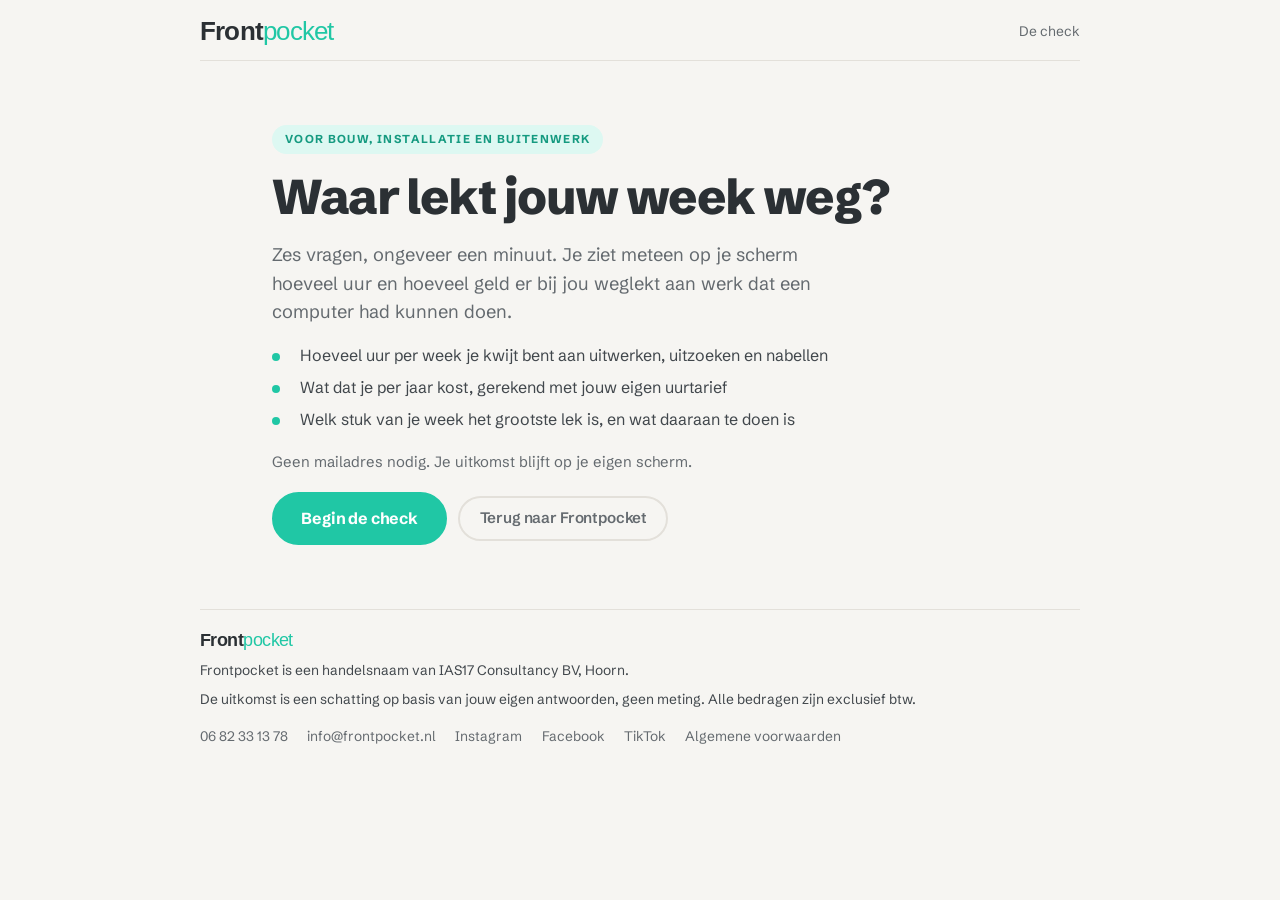
<file: check.html>
<!DOCTYPE html>
<html lang="nl">
<head>
<meta charset="UTF-8">
<meta name="viewport" content="width=device-width,initial-scale=1">
<title>De check: waar lekt jouw week weg? · Frontpocket</title>
<meta name="description" content="Zes vragen, ongeveer een minuut. Je ziet meteen op je scherm hoeveel uur en hoeveel geld er bij jou weglekt aan werk dat een computer had kunnen doen.">
<meta name="robots" content="noindex,nofollow">

<meta property="og:type" content="website">
<meta property="og:title" content="Waar lekt jouw week weg? · Frontpocket">
<meta property="og:description" content="Zes vragen, ongeveer een minuut. Zie meteen hoeveel uur en geld er weglekt.">
<meta property="og:image" content="/assets/og.png">
<meta property="og:locale" content="nl_NL">

<meta name="theme-color" content="#20C7A5" media="(prefers-color-scheme: light)">
<meta name="theme-color" content="#1B1E21" media="(prefers-color-scheme: dark)">

<link rel="icon" type="image/svg+xml" href="/assets/favicon.svg">

<link rel="preconnect" href="https://fonts.googleapis.com">
<link rel="preconnect" href="https://fonts.gstatic.com" crossorigin>
<link rel="stylesheet" href="https://fonts.googleapis.com/css2?family=Arimo:wght@400;700&family=Schibsted+Grotesk:wght@400;500;600;700;800&display=swap">
<link rel="stylesheet" href="/assets/style.css">
</head>
<body>

<div class="page">

  <div class="merk">
    <a class="wm" href="/"><b>Front</b>pocket</a>
    <span class="tag">De check</span>
  </div>

  <main>

    <!-- START -->
    <section id="start" class="paneel">
      <span class="pill">Voor bouw, installatie en buitenwerk</span>
      <h1>Waar lekt jouw week weg?</h1>
      <p class="check-lead">Zes vragen, ongeveer een minuut. Je ziet meteen op je scherm hoeveel uur en hoeveel geld er bij jou weglekt aan werk dat een computer had kunnen doen.</p>
      <ul class="res">
        <li>Hoeveel uur per week je kwijt bent aan uitwerken, uitzoeken en nabellen</li>
        <li>Wat dat je per jaar kost, gerekend met jouw eigen uurtarief</li>
        <li>Welk stuk van je week het grootste lek is, en wat daaraan te doen is</li>
      </ul>
      <p class="small">Geen mailadres nodig. Je uitkomst blijft op je eigen scherm.</p>
      <div class="check-acties">
        <button class="knop" id="startknop" type="button">Begin de check</button>
        <a class="knop stil" href="/">Terug naar Frontpocket</a>
      </div>
    </section>

    <!-- VRAAG -->
    <section id="vraag" class="paneel" hidden>
      <div class="voortgang" aria-live="polite">
        <div class="rij"><span id="teller">Vraag 1 van 6</span><span id="thema"></span></div>
        <div class="balk" role="progressbar" aria-valuemin="0" aria-valuemax="100" aria-valuenow="0"><span id="balkvul" style="width:16%"></span></div>
      </div>
      <h2 id="vraagtekst">&nbsp;</h2>
      <p class="small" id="vraaghulp"></p>
      <div class="opties" id="opties" role="group" aria-labelledby="vraagtekst"></div>
      <button class="knop stil" id="terug" type="button" hidden>Vorige vraag</button>
    </section>

    <!-- UITKOMST -->
    <section id="uitkomst" class="paneel" hidden>
      <span class="eyebrow">Jouw uitkomst</span>
      <h2 id="kop">&nbsp;</h2>

      <div class="uitkomst-blok">
        <div>
          <span class="uitkomst-bedrag" id="perjaar">&nbsp;</span>
          <p class="small" id="perjaartekst">&nbsp;</p>
        </div>
        <div class="cijfers">
          <div class="cel"><span class="n" id="perweek">&nbsp;</span><span class="l">uur per week aan werk dat een computer had kunnen doen</span></div>
          <div class="cel"><span class="n" id="urenjaar">&nbsp;</span><span class="l">uur per jaar, gerekend met 46 werkweken</span></div>
        </div>

        <div class="staaf" id="staaf" aria-label="Verdeling per soort werk"></div>

        <div class="lek">
          <span class="k">Je grootste lek</span>
          <h3 id="lektitel">&nbsp;</h3>
          <p id="lektekst" class="small">&nbsp;</p>
        </div>

        <p class="small" id="nuance">&nbsp;</p>
      </div>

      <h3>Wat je hiermee doet</h3>
      <p id="advies">&nbsp;</p>
      <div class="check-acties">
        <a class="knop" id="boek" data-boek="check-uitkomst" href="#" target="_blank" rel="noopener">Bespreek je uitkomst in 20 minuten</a>
        <button class="knop stil" id="opnieuw" type="button">Opnieuw invullen</button>
      </div>
    </section>

  </main>

  <footer class="voet">
    <span class="wm"><b>Front</b>pocket</span>
    <p>Frontpocket is een handelsnaam van IAS17 Consultancy BV, Hoorn.</p>
    <p>De uitkomst is een schatting op basis van jouw eigen antwoorden, geen meting. Alle bedragen zijn exclusief btw.</p>
    <div class="voetlinks">
      <a href="tel:+31682331378">06 82 33 13 78</a>
      <a href="mailto:info@frontpocket.nl">info@frontpocket.nl</a>
      <a href="https://www.instagram.com/p/DdMGSL2lp5N/?stkn=eTlmaGo1Znp2Znhk" target="_blank" rel="noopener">Instagram</a>
      <a href="https://www.facebook.com/share/19VtsnrphB/" target="_blank" rel="noopener">Facebook</a>
      <a href="https://www.tiktok.com/@frontpocket5?_r=1&amp;_t=ZG-99g1tUwCwIT" target="_blank" rel="noopener">TikTok</a>
      <a href="/voorwaarden.html">Algemene voorwaarden</a>
    </div>
  </footer>

</div>

<script src="/assets/config.js"></script>
<script src="/assets/check.js"></script>
</body>
</html>
</file>
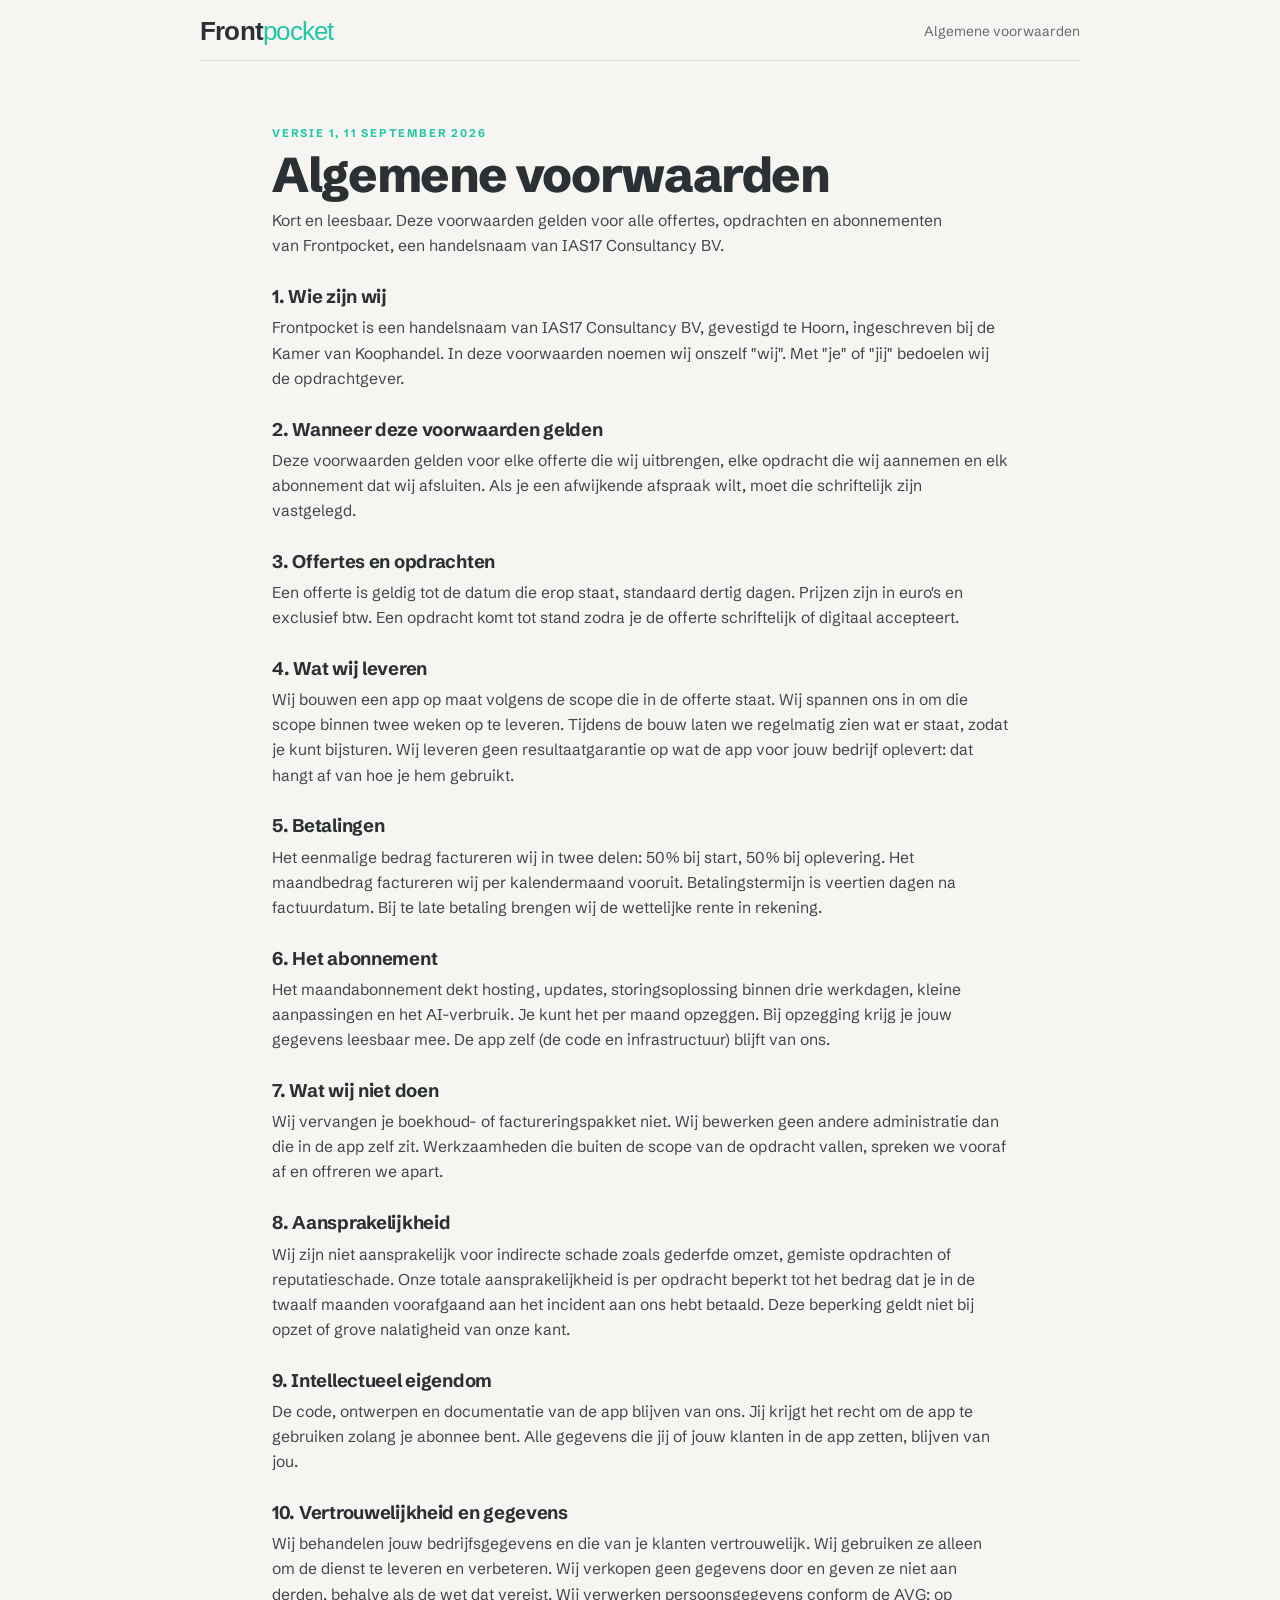
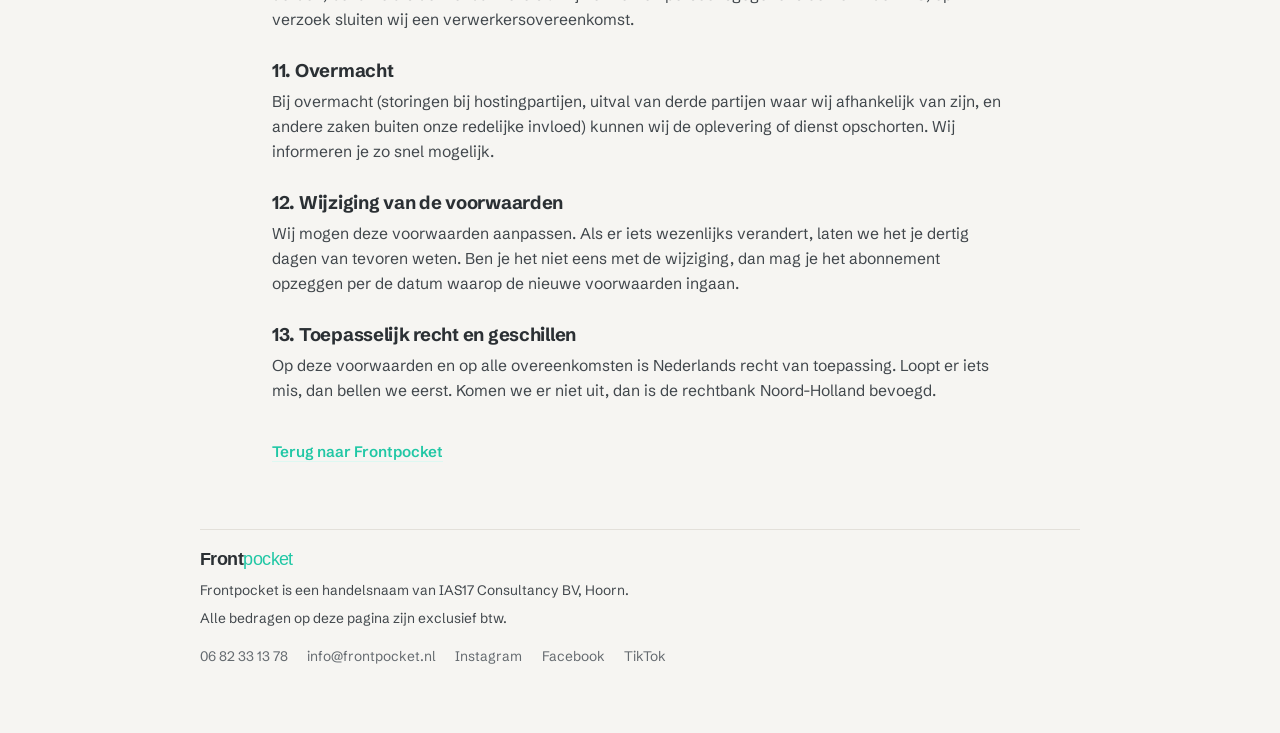
<file: voorwaarden.html>
<!DOCTYPE html>
<html lang="nl">
<head>
<meta charset="UTF-8">
<meta name="viewport" content="width=device-width,initial-scale=1">
<title>Algemene voorwaarden · Frontpocket</title>
<meta name="description" content="Algemene voorwaarden van Frontpocket, een handelsnaam van IAS17 Consultancy BV.">
<meta name="robots" content="noindex,nofollow">

<meta name="theme-color" content="#20C7A5" media="(prefers-color-scheme: light)">
<meta name="theme-color" content="#1B1E21" media="(prefers-color-scheme: dark)">

<link rel="icon" type="image/svg+xml" href="/assets/favicon.svg">

<link rel="preconnect" href="https://fonts.googleapis.com">
<link rel="preconnect" href="https://fonts.gstatic.com" crossorigin>
<link rel="stylesheet" href="https://fonts.googleapis.com/css2?family=Arimo:wght@400;700&family=Schibsted+Grotesk:wght@400;500;600;700;800&display=swap">
<link rel="stylesheet" href="/assets/style.css">
</head>
<body>

<div class="page">

  <div class="merk">
    <a class="wm" href="/"><b>Front</b>pocket</a>
    <span class="tag">Algemene voorwaarden</span>
  </div>

  <main class="voorwaarden">
    <div class="kop-groep">
      <span class="eyebrow">Versie 1, 11 september 2026</span>
      <h1>Algemene voorwaarden</h1>
      <p>Kort en leesbaar. Deze voorwaarden gelden voor alle offertes, opdrachten en abonnementen van Frontpocket, een handelsnaam van IAS17 Consultancy BV.</p>
    </div>

    <section>
      <h2>1. Wie zijn wij</h2>
      <p>Frontpocket is een handelsnaam van IAS17 Consultancy BV, gevestigd te Hoorn, ingeschreven bij de Kamer van Koophandel. In deze voorwaarden noemen wij onszelf "wij". Met "je" of "jij" bedoelen wij de opdrachtgever.</p>
    </section>

    <section>
      <h2>2. Wanneer deze voorwaarden gelden</h2>
      <p>Deze voorwaarden gelden voor elke offerte die wij uitbrengen, elke opdracht die wij aannemen en elk abonnement dat wij afsluiten. Als je een afwijkende afspraak wilt, moet die schriftelijk zijn vastgelegd.</p>
    </section>

    <section>
      <h2>3. Offertes en opdrachten</h2>
      <p>Een offerte is geldig tot de datum die erop staat, standaard dertig dagen. Prijzen zijn in euro's en exclusief btw. Een opdracht komt tot stand zodra je de offerte schriftelijk of digitaal accepteert.</p>
    </section>

    <section>
      <h2>4. Wat wij leveren</h2>
      <p>Wij bouwen een app op maat volgens de scope die in de offerte staat. Wij spannen ons in om die scope binnen twee weken op te leveren. Tijdens de bouw laten we regelmatig zien wat er staat, zodat je kunt bijsturen. Wij leveren geen resultaatgarantie op wat de app voor jouw bedrijf oplevert: dat hangt af van hoe je hem gebruikt.</p>
    </section>

    <section>
      <h2>5. Betalingen</h2>
      <p>Het eenmalige bedrag factureren wij in twee delen: 50% bij start, 50% bij oplevering. Het maandbedrag factureren wij per kalendermaand vooruit. Betalingstermijn is veertien dagen na factuurdatum. Bij te late betaling brengen wij de wettelijke rente in rekening.</p>
    </section>

    <section>
      <h2>6. Het abonnement</h2>
      <p>Het maandabonnement dekt hosting, updates, storingsoplossing binnen drie werkdagen, kleine aanpassingen en het AI-verbruik. Je kunt het per maand opzeggen. Bij opzegging krijg je jouw gegevens leesbaar mee. De app zelf (de code en infrastructuur) blijft van ons.</p>
    </section>

    <section>
      <h2>7. Wat wij niet doen</h2>
      <p>Wij vervangen je boekhoud- of factureringspakket niet. Wij bewerken geen andere administratie dan die in de app zelf zit. Werkzaamheden die buiten de scope van de opdracht vallen, spreken we vooraf af en offreren we apart.</p>
    </section>

    <section>
      <h2>8. Aansprakelijkheid</h2>
      <p>Wij zijn niet aansprakelijk voor indirecte schade zoals gederfde omzet, gemiste opdrachten of reputatieschade. Onze totale aansprakelijkheid is per opdracht beperkt tot het bedrag dat je in de twaalf maanden voorafgaand aan het incident aan ons hebt betaald. Deze beperking geldt niet bij opzet of grove nalatigheid van onze kant.</p>
    </section>

    <section>
      <h2>9. Intellectueel eigendom</h2>
      <p>De code, ontwerpen en documentatie van de app blijven van ons. Jij krijgt het recht om de app te gebruiken zolang je abonnee bent. Alle gegevens die jij of jouw klanten in de app zetten, blijven van jou.</p>
    </section>

    <section>
      <h2>10. Vertrouwelijkheid en gegevens</h2>
      <p>Wij behandelen jouw bedrijfsgegevens en die van je klanten vertrouwelijk. Wij gebruiken ze alleen om de dienst te leveren en verbeteren. Wij verkopen geen gegevens door en geven ze niet aan derden, behalve als de wet dat vereist. Wij verwerken persoonsgegevens conform de AVG; op verzoek sluiten wij een verwerkersovereenkomst.</p>
    </section>

    <section>
      <h2>11. Overmacht</h2>
      <p>Bij overmacht (storingen bij hostingpartijen, uitval van derde partijen waar wij afhankelijk van zijn, en andere zaken buiten onze redelijke invloed) kunnen wij de oplevering of dienst opschorten. Wij informeren je zo snel mogelijk.</p>
    </section>

    <section>
      <h2>12. Wijziging van de voorwaarden</h2>
      <p>Wij mogen deze voorwaarden aanpassen. Als er iets wezenlijks verandert, laten we het je dertig dagen van tevoren weten. Ben je het niet eens met de wijziging, dan mag je het abonnement opzeggen per de datum waarop de nieuwe voorwaarden ingaan.</p>
    </section>

    <section>
      <h2>13. Toepasselijk recht en geschillen</h2>
      <p>Op deze voorwaarden en op alle overeenkomsten is Nederlands recht van toepassing. Loopt er iets mis, dan bellen we eerst. Komen we er niet uit, dan is de rechtbank Noord-Holland bevoegd.</p>
    </section>

    <p class="voorwaarden-terug"><a href="/">Terug naar Frontpocket</a></p>
  </main>

  <footer class="voet">
    <span class="wm"><b>Front</b>pocket</span>
    <p>Frontpocket is een handelsnaam van IAS17 Consultancy BV, Hoorn.</p>
    <p>Alle bedragen op deze pagina zijn exclusief btw.</p>
    <div class="voetlinks">
      <a href="tel:+31682331378">06 82 33 13 78</a>
      <a href="mailto:info@frontpocket.nl">info@frontpocket.nl</a>
      <a href="https://www.instagram.com/p/DdMGSL2lp5N/?stkn=eTlmaGo1Znp2Znhk" target="_blank" rel="noopener">Instagram</a>
      <a href="https://www.facebook.com/share/19VtsnrphB/" target="_blank" rel="noopener">Facebook</a>
      <a href="https://www.tiktok.com/@frontpocket5?_r=1&amp;_t=ZG-99g1tUwCwIT" target="_blank" rel="noopener">TikTok</a>
    </div>
  </footer>

</div>

</body>
</html>
</file>
<file: assets/style.css>
/* ============================================================
   Frontpocket - gedeelde stylesheet voor landing en check
   Een lettertype (Schibsted Grotesk), drie kleurmodi
   (systeemlicht, systeemdonker, handmatig via data-theme)
   Huisstijl: typografisch woordmerk in Arimo op een taupe/donker/
   grond-basis (--ink #2B3034, --grond #F6F5F2) met een teal
   accent (--accent #20C7A5) voor knoppen, badges, cijfers en
   check-icoontjes. De navy en de eerdere all-taupe-lijnen zijn
   vervallen.
   ============================================================ */

:root{
  --grond:#F6F5F2; --surface:#FFFFFF; --shade:#ECEAE5;
  --ink:#2B3034; --ink-2:#41474C; --muted:#646A6F; --faint:#858B90;
  --accent:#20C7A5; --accent-dark:#159A80; --accent-soft:#DDF8F2;
  --hairline:#E3E0DA; --hairline-2:#CFCAC1;
  --donker:#2B3034; --on-donker:#F6F5F2; --on-donker-muted:#A8ADB1; --donker-line:#43494E;
  --on-accent:#FFFFFF;
  --illu-bg:#ECEAE5; --illu-glow:#E3E0DA; --illu-van:#FFFFFF; --illu-roof:#CFCAC1;
  --illu-glass:#BEB9AE; --illu-inside:#2B3034; --illu-panel:#F6F5F2; --illu-line:#2B3034;
  --illu-tyre:#2B3034; --illu-hub:#BEB9AE; --illu-jacket:#41474C; --illu-hivis:#5F5A51;
  --illu-trousers:#4A463F; --illu-boot:#2B3034; --illu-skin:#D6B79A; --illu-cap:#2B3034;
  --illu-dark:#1B1E21; --illu-shadow:rgba(43,48,52,.14);
}
@media (prefers-color-scheme: dark){
  :root:not([data-theme="light"]){
    --grond:#1B1E21; --surface:#24282C; --shade:#2D3237;
    --ink:#ECEAE6; --ink-2:#CFCBC4; --muted:#A39F98; --faint:#7F7B75;
    --accent:#3FDDBB; --accent-dark:#20C7A5; --accent-soft:#1E3B44;
    --hairline:#33383D; --hairline-2:#43494E;
    --donker:#121417; --on-donker:#ECEAE6; --on-donker-muted:#A39F98; --donker-line:#33383D;
    --on-accent:#0B1620;
    --illu-bg:#2D3237; --illu-glow:#33383D; --illu-van:#33383D; --illu-roof:#2D3237;
    --illu-glass:#43494E; --illu-inside:#121417; --illu-panel:#3A4045; --illu-line:#A39F98;
    --illu-tyre:#1B1E21; --illu-hub:#646A6F; --illu-jacket:#43494E; --illu-hivis:#A39B8E;
    --illu-trousers:#4A463F; --illu-boot:#1B1E21; --illu-skin:#C99878; --illu-cap:#2D3237;
    --illu-dark:#0E1013; --illu-shadow:rgba(0,0,0,.4);
  }
}
:root[data-theme="dark"]{
  --grond:#1B1E21; --surface:#24282C; --shade:#2D3237;
  --ink:#ECEAE6; --ink-2:#CFCBC4; --muted:#A39F98; --faint:#7F7B75;
  --accent:#3FDDBB; --accent-dark:#20C7A5; --accent-soft:#1E3B44;
  --hairline:#33383D; --hairline-2:#43494E;
  --donker:#121417; --on-donker:#ECEAE6; --on-donker-muted:#A39F98; --donker-line:#33383D;
  --on-accent:#0B1620;
  --illu-bg:#2D3237; --illu-glow:#33383D; --illu-van:#33383D; --illu-roof:#2D3237;
  --illu-glass:#43494E; --illu-inside:#121417; --illu-panel:#3A4045; --illu-line:#A39F98;
  --illu-tyre:#1B1E21; --illu-hub:#646A6F; --illu-jacket:#43494E; --illu-hivis:#A39B8E;
  --illu-trousers:#4A463F; --illu-boot:#1B1E21; --illu-skin:#C99878; --illu-cap:#2D3237;
  --illu-dark:#0E1013; --illu-shadow:rgba(0,0,0,.4);
}

*{box-sizing:border-box}
html{overflow-x:hidden;scroll-behavior:smooth}
@media (prefers-reduced-motion:reduce){html{scroll-behavior:auto}}
body{margin:0;background:var(--grond);color:var(--ink);
  font-family:"Schibsted Grotesk","Segoe UI",system-ui,-apple-system,sans-serif;
  font-size:17px;line-height:1.6;-webkit-font-smoothing:antialiased;overflow-x:hidden}
.page{max-width:60rem;margin:0 auto;padding:0 clamp(1rem,4vw,2.5rem) 4rem;display:flex;flex-direction:column;gap:clamp(2.6rem,6vw,4rem)}

h1,h2,h3{margin:0;letter-spacing:-.028em;text-wrap:balance;font-weight:800}
h1{font-size:clamp(2.05rem,5vw,3.05rem);line-height:1.04}
h2{font-size:clamp(1.5rem,3.8vw,2.15rem);line-height:1.1}
h3{font-size:1.1rem;letter-spacing:-.015em;font-weight:700}
h4{margin:0;font-weight:600;font-size:.7rem;letter-spacing:.14em;text-transform:uppercase;color:var(--faint)}
p{margin:0;color:var(--ink-2)}
a{color:inherit}
.eyebrow{font-size:.7rem;font-weight:700;letter-spacing:.16em;text-transform:uppercase;color:var(--accent)}
.kop-groep{display:flex;flex-direction:column;gap:.45rem;margin-bottom:1.3rem}
.kop-groep p{font-size:1.02rem;max-width:42rem}

/* woordmerk. Typografisch, geen beeldmerk. Twee gewichten:
   'Front' vet en donker (--ink), 'pocket' normaal en taupe
   (--accent). Kleuren conform de referentie in input/huisstijl/
   frontpocket-woordmerk-referentie.png. Eigen lettertype (Arimo,
   metrisch gelijk aan Arial) omdat het merk als beeld is aange-
   leverd en overal - site, mail, LinkedIn - hetzelfde moet zijn.
   De rest van de site blijft Schibsted Grotesk. Op donker vlak
   (footer, boekingsblok) worden beide helften --on-donker; het
   verschil tussen Front en pocket zit dan alleen in het gewicht. */
.wm{font-family:Arimo,"Helvetica Neue",Helvetica,Arial,sans-serif;font-weight:400;letter-spacing:-.03em;line-height:1;color:var(--accent);white-space:nowrap;text-decoration:none}
.wm b{font-weight:700;color:var(--ink)}
.merk{display:flex;justify-content:space-between;align-items:center;gap:1rem;flex-wrap:wrap;
  padding:1.15rem 0 .95rem;border-bottom:1px solid var(--hairline)}
.merk .wm{font-size:1.6rem}
.merk .tag{font-size:.86rem;color:var(--muted)}

/* hero */
header.hero{display:grid;grid-template-columns:1fr;gap:1.9rem;align-items:center;padding-top:.6rem}
@media(min-width:52rem){header.hero{grid-template-columns:1.2fr .8fr;gap:2.6rem}}
.hero .tekst{display:flex;flex-direction:column;gap:1.15rem}
.hero h1 .op{color:var(--accent);display:block}
.hero .lead{font-size:1.14rem;color:var(--muted);line-height:1.55;max-width:32rem}
.hero .lead-vraag{font-size:1.06rem;color:var(--ink);font-weight:600;line-height:1.5;max-width:32rem;margin-top:-.4rem}
.hero .vakken{font-size:.9rem;color:var(--faint);border-top:1px solid var(--hairline);padding-top:.9rem;line-height:1.5;max-width:34rem}
.illu{width:100%;height:auto;display:block;border-radius:16px}

.acties{display:flex;flex-wrap:wrap;gap:.8rem;align-items:center}
.knop{display:inline-block;background:var(--accent);color:var(--on-accent);font-weight:700;font-size:1rem;
  padding:.92rem 1.7rem;border-radius:999px;text-decoration:none;line-height:1.2;border:2px solid var(--accent);
  letter-spacing:-.01em;cursor:pointer;font-family:inherit}
.knop:hover{background:var(--accent-dark);border-color:var(--accent-dark)}
.knop.licht{background:transparent;color:var(--accent);border-color:var(--accent)}
.knop.licht:hover{background:var(--accent-soft);color:var(--accent-dark);border-color:var(--accent-dark)}
.knop.opdonker{background:var(--on-donker);border-color:var(--on-donker);color:var(--donker)}
.knop.opdonker:hover{background:#FFFFFF;border-color:#FFFFFF;color:var(--donker)}
.knop.stil{background:transparent;color:var(--muted);border-color:var(--hairline);font-weight:600;padding:.7rem 1.2rem;font-size:.95rem}
.knop.stil:hover{background:var(--shade);color:var(--ink);border-color:var(--faint)}

/* probleem-oplossing tegels — zes stuks, elk klikbaar. Raster:
   1 kolom mobiel, 2 vanaf 34rem, 3 vanaf 58rem (twee rijen van 3). */
.po{display:grid;grid-template-columns:1fr;gap:1rem}
@media(min-width:34rem){.po{grid-template-columns:repeat(2,minmax(0,1fr))}}
@media(min-width:58rem){.po{grid-template-columns:repeat(3,minmax(0,1fr))}}
.pokaart{background:var(--surface);border:1px solid var(--hairline);border-radius:14px;
  padding:.85rem .95rem .9rem;display:flex;flex-direction:column;gap:.35rem;
  color:inherit;text-decoration:none;position:relative;
  transition:border-color .15s ease, transform .15s ease, box-shadow .15s ease}
.pokaart:hover{border-color:var(--ink);transform:translateY(-2px);box-shadow:0 6px 18px var(--illu-shadow)}
.pokaart:focus-visible{outline:2px solid var(--accent);outline-offset:2px}
.pokaart .nr{position:absolute;top:.75rem;right:.95rem;font-size:.68rem;font-weight:800;
  letter-spacing:.1em;color:var(--accent);font-variant-numeric:tabular-nums;line-height:1}
.pokaart h3{font-size:1.02rem;letter-spacing:-.02em;line-height:1.2;padding-right:2rem}
.pokaart .nu{margin:0;font-size:.86rem;line-height:1.4;color:var(--muted)}
.pokaart .raak{margin:.35rem 0 0;font-style:italic;font-size:.86rem;line-height:1.4;color:var(--accent)}

/* alles-erin */
.allesblok{background:var(--donker);color:var(--on-donker);border-radius:20px;
  padding:clamp(1.6rem,4.5vw,2.6rem);display:flex;flex-direction:column;gap:1.4rem}
.allesblok h2{color:#FFFFFF}
.allesblok .intro{color:var(--on-donker-muted);font-size:1.05rem;max-width:42rem}
.allesgrid{display:grid;grid-template-columns:1fr;gap:.55rem .5rem}
@media(min-width:36rem){.allesgrid{grid-template-columns:1fr 1fr}}
@media(min-width:54rem){.allesgrid{grid-template-columns:repeat(3,1fr)}}
.alles{display:grid;grid-template-columns:1.35rem 1fr;gap:.6rem;align-items:start;
  color:var(--on-donker);font-size:.97rem;line-height:1.4;padding:.42rem 0}
.alles::before{content:"";width:1.05rem;height:1.05rem;border-radius:50%;background:var(--on-donker);
  margin-top:.18rem;flex:none;
  -webkit-mask:url("data:image/svg+xml;charset=utf-8,%3Csvg xmlns='http://www.w3.org/2000/svg' viewBox='0 0 16 16'%3E%3Cpath d='M2 8.4l4 4L14 4' fill='none' stroke='%23000' stroke-width='2.4' stroke-linecap='round' stroke-linejoin='round'/%3E%3C/svg%3E") center/contain no-repeat,
    linear-gradient(#000,#000);
  -webkit-mask-composite:xor;
  mask:url("data:image/svg+xml;charset=utf-8,%3Csvg xmlns='http://www.w3.org/2000/svg' viewBox='0 0 16 16'%3E%3Cpath d='M2 8.4l4 4L14 4' fill='none' stroke='%23000' stroke-width='2.4' stroke-linecap='round' stroke-linejoin='round'/%3E%3C/svg%3E") center/contain no-repeat;
}
.allesvoet{border-top:1px solid var(--donker-line);padding-top:1.2rem;display:flex;flex-wrap:wrap;
  gap:1rem 2rem;align-items:center;justify-content:space-between}
.allesvoet p{color:var(--on-donker-muted);font-size:.98rem;max-width:34rem}
.allesvoet strong{color:#FFFFFF;font-weight:700}

/* pijnblokken. scroll-margin-top compenseert de merkbalk (~4rem)
   plus 1rem lucht, zodat een tegel-link niet onder de balk landt. */
section.pijn{display:flex;flex-direction:column;gap:1.1rem;padding-top:2rem;border-top:1px solid var(--hairline-2);scroll-margin-top:5rem}
.kop{display:flex;align-items:baseline;gap:.9rem;flex-wrap:wrap}
.num{font-size:.78rem;font-weight:800;letter-spacing:.06em;color:var(--accent);
  border:1px solid var(--accent);border-radius:999px;padding:.16rem .6rem;flex:none}
.scene{font-size:1.08rem;color:var(--ink);line-height:1.55;max-width:46rem}
.kost{background:var(--accent-soft);border-radius:12px;padding:.9rem 1.1rem;display:flex;flex-direction:column;gap:.25rem}
.kost h4{color:var(--accent-dark)}
@media (prefers-color-scheme: dark){:root:not([data-theme="light"]) .kost h4{color:var(--accent)}}
:root[data-theme="dark"] .kost h4{color:var(--accent)}
.kost p{font-size:.97rem}

.oplossingen{display:grid;grid-template-columns:1fr;gap:1rem}
@media(min-width:44rem){.oplossingen{grid-template-columns:1fr 1fr}}
.kaart{background:var(--surface);border:1px solid var(--hairline);border-radius:14px;
  padding:1.15rem 1.2rem;display:flex;flex-direction:column;gap:.5rem}
.kaart.tien{border-color:var(--accent)}
.kaart .prijs{font-size:.68rem;font-weight:700;letter-spacing:.13em;text-transform:uppercase;color:var(--faint)}
.kaart.tien .prijs{color:var(--accent)}
.kaart h3{font-size:1.02rem}
.kaart p{font-size:.97rem}

.ai{display:grid;grid-template-columns:auto 1fr;gap:.8rem;align-items:start;background:var(--shade);
  border-radius:12px;padding:.85rem 1.1rem;font-size:.96rem;color:var(--ink-2)}
.ai .tag{font-size:.62rem;letter-spacing:.14em;text-transform:uppercase;font-weight:700;color:var(--accent);padding-top:.24rem;white-space:nowrap}
.ai em{font-style:normal;color:var(--accent);font-weight:700;white-space:nowrap}

/* cijfers */
.figs{display:grid;grid-template-columns:repeat(auto-fit,minmax(10.5rem,1fr));gap:1rem}
.fig{background:var(--surface);border:1px solid var(--hairline);border-radius:14px;padding:1.05rem 1.1rem;display:flex;flex-direction:column;gap:.15rem}
.fig-num{font-size:1.6rem;font-weight:800;line-height:1.1;letter-spacing:-.03em;color:var(--accent);font-variant-numeric:tabular-nums}
.fig-cap{font-size:.9rem;color:var(--muted);line-height:1.35}

.band{background:var(--surface);border:1px solid var(--hairline);border-radius:14px;
  padding:1.25rem 1.35rem;display:flex;flex-direction:column;gap:.8rem;align-items:flex-start}
.band strong{color:var(--ink);font-weight:700}

/* uitgelichte slotregel onder het transformatieblok */
.slot{font-size:1.15rem;font-weight:700;color:var(--accent);line-height:1.4;letter-spacing:-.015em;max-width:46rem}

/* stappen en zorg */
.stappen{display:grid;grid-template-columns:1fr;gap:1rem}
@media(min-width:44rem){.stappen{grid-template-columns:repeat(4,1fr)}}
@media(min-width:44rem){.stappen.drie{grid-template-columns:repeat(3,1fr)}}
.stap{background:var(--surface);border:1px solid var(--hairline);border-radius:14px;padding:1.15rem;display:flex;flex-direction:column;gap:.4rem}
.stap .nr{font-weight:800;font-size:1.7rem;color:var(--accent);line-height:1;letter-spacing:-.03em}
.stap h3{font-size:1rem}
.stap p{font-size:.93rem}

.zorg{display:grid;grid-template-columns:1fr;gap:1rem}
@media(min-width:40rem){.zorg{grid-template-columns:1fr 1fr}}
.zorgitem{display:grid;grid-template-columns:auto 1fr;gap:.85rem;background:var(--surface);
  border:1px solid var(--hairline);border-radius:14px;padding:1.05rem 1.15rem}
.zorgitem .dot{width:.7rem;height:.7rem;border-radius:50%;background:var(--accent);margin-top:.5rem;flex:none}
.zorgitem h3{font-size:1rem;margin-bottom:.2rem}
.zorgitem p{font-size:.94rem}

/* mensen */
.personen{display:grid;grid-template-columns:1fr;gap:1.6rem}
@media(min-width:40rem){.personen{grid-template-columns:1fr 1fr;gap:2rem}}
.persoon{display:flex;flex-direction:column;gap:.7rem;align-items:flex-start}
.persoon img,.persoon .ph{width:100%;max-width:11.5rem;height:auto;aspect-ratio:3/4;object-fit:cover;
  object-position:50% 16%;border-radius:14px;border:1px solid var(--hairline-2);display:block}
.persoon .ph{background:var(--shade);display:flex;align-items:center;justify-content:center;text-align:center;
  font-size:.82rem;color:var(--faint);padding:1rem;border-style:dashed}
.persoon p{font-size:.97rem}

/* prijzen */
.prijzen{display:grid;grid-template-columns:1fr;gap:1rem}
@media(min-width:44rem){.prijzen{grid-template-columns:1fr 1fr}}
.prijskaart{background:var(--surface);border:1px solid var(--hairline);border-radius:16px;
  padding:1.4rem 1.4rem;display:flex;flex-direction:column;gap:.6rem}
.prijskaart.groot{border-color:var(--accent);border-width:2px}
.prijskaart .wat{font-size:.7rem;font-weight:700;letter-spacing:.14em;text-transform:uppercase;color:var(--faint)}
.prijskaart.groot .wat{color:var(--accent)}
.prijskaart p{font-size:.96rem}

ul.plain{margin:0;padding:0;list-style:none;display:flex;flex-direction:column;gap:.5rem}
ul.plain li{display:grid;grid-template-columns:1.05rem 1fr;gap:.7rem;align-items:start;color:var(--ink-2);font-size:.96rem;line-height:1.45}
ul.plain li::before{content:"";width:.5rem;height:.5rem;margin-top:.55rem;background:var(--accent);border-radius:50%}

/* faq */
.faq{display:flex;flex-direction:column;gap:.6rem}
.faq details{background:var(--surface);border:1px solid var(--hairline);border-radius:12px;padding:.95rem 1.2rem}
.faq summary{font-weight:700;font-size:1.02rem;color:var(--ink);cursor:pointer;letter-spacing:-.015em;
  list-style:none;display:flex;justify-content:space-between;gap:1rem;align-items:center}
.faq summary::-webkit-details-marker{display:none}
.faq summary::after{content:"+";color:var(--accent);font-weight:700;font-size:1.3rem;line-height:1;flex:none}
.faq details[open] summary::after{content:"\2013"}
.faq details p{margin-top:.6rem;font-size:.97rem}

/* boeken */
.boeken{background:var(--donker);color:var(--on-donker);border-radius:20px;
  padding:clamp(1.8rem,5vw,3rem);display:flex;flex-direction:column;gap:1.3rem;align-items:flex-start}
.boeken h2{color:#FFFFFF}
.boeken p{color:var(--on-donker-muted)}
.boeken .wm{color:var(--on-donker)}
.boeken .wm b{color:var(--on-donker)}
.boekstappen{display:grid;grid-template-columns:1fr;gap:.8rem;width:100%}
@media(min-width:40rem){.boekstappen{grid-template-columns:repeat(3,1fr)}}
.boekstap{border:1px solid var(--donker-line);border-radius:12px;padding:.9rem 1.05rem;display:flex;flex-direction:column;gap:.25rem}
.boekstap .nr{font-weight:800;color:var(--on-donker);font-size:1.2rem;line-height:1}
.boekstap span{font-size:.93rem;color:var(--on-donker-muted);line-height:1.45}

footer.voet{border-top:1px solid var(--hairline);padding-top:1.3rem;display:flex;flex-direction:column;gap:.4rem;
  font-size:.86rem;color:var(--faint)}
footer.voet .wm{font-size:1.15rem;margin-bottom:.3rem}
footer.voet .voetlinks{display:flex;flex-wrap:wrap;gap:.4rem 1.2rem;margin-top:.55rem;font-size:.86rem}
footer.voet .voetlinks a{color:var(--muted);text-decoration:none;border-bottom:1px solid transparent}
footer.voet .voetlinks a:hover{color:var(--ink);border-bottom-color:var(--hairline-2)}

/* voorwaarden-pagina */
main.voorwaarden{max-width:46rem;margin:0 auto;display:flex;flex-direction:column;gap:1.8rem}
main.voorwaarden .kop-groep{margin-bottom:0}
main.voorwaarden section{display:flex;flex-direction:column;gap:.5rem}
main.voorwaarden h2{font-size:1.15rem;font-weight:700;letter-spacing:-.015em}
main.voorwaarden p{font-size:.98rem;line-height:1.6}
main.voorwaarden .voorwaarden-terug{margin-top:.5rem;font-size:.95rem}
main.voorwaarden .voorwaarden-terug a{color:var(--accent);text-decoration:none;font-weight:600;border-bottom:1px solid var(--accent-soft)}
main.voorwaarden .voorwaarden-terug a:hover{border-bottom-color:var(--accent)}

/* voorbeeldofferte — bewust vaste lichte weergave */
.a4wrap{display:flex;flex-direction:column;gap:.6rem}
.a4wrap .lead{font-size:.7rem;font-weight:700;letter-spacing:.14em;text-transform:uppercase;color:var(--faint)}
.a4{background:#FFFFFF;color:#17161A;border:1px solid #C9C0B3;border-radius:10px;box-shadow:0 3px 14px rgba(23,22,26,.10);
  padding:clamp(1.1rem,3.2vw,2.1rem);display:flex;flex-direction:column;gap:1.05rem;font-size:.9rem;line-height:1.5}
.a4 .a4kop{display:flex;justify-content:space-between;gap:1rem;flex-wrap:wrap;border-bottom:2px solid #17161A;padding-bottom:.7rem}
.a4 .logo{font-weight:800;font-size:1.12rem;letter-spacing:-.025em;color:#17161A}
.a4 .logo span{display:block;font-weight:400;font-size:.76rem;color:#5C5960;letter-spacing:0;margin-top:.2rem;line-height:1.45}
.a4 .a4meta{text-align:right;min-width:0;font-size:.78rem;color:#5C5960;line-height:1.55}
.a4 .a4meta b{font-size:.95rem;color:#17161A;display:block;letter-spacing:.05em}
.a4 .a4aan{display:flex;flex-wrap:wrap;gap:.35rem 2.2rem;font-size:.85rem;color:#17161A}
.a4 .a4aan div span{color:#807C86;display:block;font-size:.66rem;letter-spacing:.12em;text-transform:uppercase;margin-bottom:.1rem;font-weight:700}
.a4 .tabelwrap{overflow-x:auto}
.a4 table{width:100%;min-width:20rem;border-collapse:collapse;font-size:.85rem}
.a4 th{font-size:.64rem;letter-spacing:.11em;text-transform:uppercase;color:#807C86;text-align:left;padding:.4rem 0;border-bottom:1px solid #C9C0B3;font-weight:700}
.a4 td{padding:.44rem 0;border-bottom:1px solid #EAE3D8;vertical-align:top;color:#17161A}
.a4 th.r,.a4 td.r{text-align:right;white-space:nowrap;font-variant-numeric:tabular-nums;padding-left:.6rem}
.a4 .tot{display:flex;flex-direction:column;align-items:flex-end;gap:.2rem;font-variant-numeric:tabular-nums}
.a4 .tot .rg{display:flex;justify-content:space-between;gap:2rem;min-width:15rem;font-size:.86rem;color:#5C5960}
.a4 .tot .rg.eind{font-weight:800;font-size:1.02rem;color:#17161A;border-top:2px solid #17161A;padding-top:.4rem;margin-top:.15rem}
.a4 h5{font-size:.64rem;letter-spacing:.12em;text-transform:uppercase;color:#807C86;margin:0 0 .3rem;font-weight:700}
.a4 .klein{font-size:.79rem;color:#5C5960;line-height:1.5;margin:0}
.a4 ul{margin:0;padding-left:1.05rem}
.a4 .hand{display:grid;grid-template-columns:1fr 1fr;gap:1.4rem;border-top:1px solid #C9C0B3;padding-top:.8rem;font-size:.76rem;color:#807C86}
.a4 .hand div{border-top:1px solid #C9C0B3;padding-top:.3rem;margin-top:2.1rem}
.a4 .voet{border-top:1px solid #EAE3D8;padding-top:.55rem;font-size:.72rem;color:#807C86;line-height:1.5}

/* telefoonschermen */
.mockwrap{display:flex;flex-direction:column;gap:.6rem}
.mockwrap .lead{font-size:.7rem;font-weight:700;letter-spacing:.14em;text-transform:uppercase;color:var(--faint)}
.mockups{display:flex;gap:12px;overflow-x:auto;padding-bottom:.4rem}
.mock{flex:0 0 198px;display:flex;flex-direction:column;gap:.5rem}
.phone{width:100%;height:412px;background:var(--surface);border:7px solid var(--donker);border-radius:26px;overflow:hidden;display:flex;flex-direction:column}
.p-status{background:var(--donker);color:var(--on-donker-muted);font-size:.58rem;padding:.3rem .6rem;display:flex;justify-content:space-between;font-variant-numeric:tabular-nums}
.p-head{background:var(--donker);color:#FFFFFF;font-weight:700;font-size:1rem;padding:.1rem .65rem .7rem;line-height:1.2;letter-spacing:-.02em}
.p-body{flex:1;padding:.65rem;display:flex;flex-direction:column;gap:.5rem;overflow:hidden;background:var(--surface)}
.m-btn{background:var(--accent);color:var(--on-accent);font-weight:700;font-size:.92rem;padding:.72rem .5rem;text-align:center;border-radius:8px;line-height:1.2}
.m-btn2{background:var(--shade);color:var(--ink);border:1px solid var(--hairline-2);font-weight:600;font-size:.85rem;padding:.6rem .5rem;text-align:center;border-radius:8px;line-height:1.2}
.m-head{font-weight:700;font-size:.64rem;letter-spacing:.12em;text-transform:uppercase;color:var(--faint)}
.m-row{display:flex;justify-content:space-between;gap:.4rem;font-size:.82rem;color:var(--ink);border-bottom:1px solid var(--hairline);padding:.4rem 0;line-height:1.25}
.m-row b{font-weight:600;white-space:nowrap;color:var(--muted);font-size:.76rem}
.m-check{display:flex;gap:.5rem;align-items:center;font-size:.83rem;color:var(--ink);padding:.3rem 0;line-height:1.25}
.m-box{width:1.05rem;height:1.05rem;border:2px solid var(--hairline-2);flex:none;background:var(--grond);position:relative;border-radius:4px}
.m-box.on{background:var(--accent);border-color:var(--accent)}
.m-box.on::after{content:"";position:absolute;left:.28rem;top:.08rem;width:.26rem;height:.5rem;border:solid #FFFFFF;border-width:0 2px 2px 0;transform:rotate(45deg)}
.m-field{display:flex;flex-direction:column;gap:.18rem}
.m-field .lbl{font-size:.58rem;font-weight:700;letter-spacing:.11em;text-transform:uppercase;color:var(--faint)}
.m-field .val{font-size:1rem;font-weight:600;color:var(--ink);border:1px solid var(--hairline-2);background:var(--grond);padding:.45rem .5rem;border-radius:6px}
.m-total{font-weight:800;font-size:1.65rem;letter-spacing:-.03em;color:var(--ink);font-variant-numeric:tabular-nums;line-height:1.1}
.m-note{font-size:.75rem;color:var(--muted);line-height:1.4}
.m-ok{display:flex;flex-direction:column;align-items:center;gap:.5rem;text-align:center;padding:.7rem 0 .2rem}
.m-ok .circle{width:2.9rem;height:2.9rem;border-radius:50%;background:var(--accent);color:var(--on-accent);display:flex;align-items:center;justify-content:center;font-size:1.5rem;font-weight:700;flex:none}
.m-ok .txt{font-weight:700;font-size:.95rem;color:var(--ink);line-height:1.25}
.m-photos{display:flex;gap:.3rem}
.m-photo{flex:1;aspect-ratio:1;max-height:3.4rem;background:var(--shade);border:1px dashed var(--hairline-2);border-radius:5px}
.mock .cap{display:flex;flex-direction:column;gap:.1rem;text-align:center}
.mock .cap b{font-size:.62rem;letter-spacing:.13em;text-transform:uppercase;color:var(--accent)}
.mock .cap span{font-size:.78rem;color:var(--muted);line-height:1.3}

/* ============================================================
   CHECK — voortgang, opties, uitkomst
   ============================================================ */

.paneel{display:flex;flex-direction:column;gap:1.15rem;max-width:46rem;margin:0 auto}
[hidden]{display:none!important}
.pill{display:inline-flex;align-self:flex-start;background:var(--accent-soft);color:var(--accent-dark);
  font-size:.72rem;font-weight:700;letter-spacing:.12em;text-transform:uppercase;padding:.32rem .8rem;border-radius:999px}
@media (prefers-color-scheme: dark){:root:not([data-theme="light"]) .pill{color:var(--accent)}}
:root[data-theme="dark"] .pill{color:var(--accent)}
.check-lead{font-size:1.14rem;color:var(--muted);line-height:1.55;max-width:34rem}
.small{font-size:.93rem;color:var(--muted)}

ul.res{list-style:none;margin:0;padding:0;display:flex;flex-direction:column;gap:.55rem}
ul.res li{display:grid;grid-template-columns:1.05rem 1fr;gap:.7rem;align-items:start;color:var(--ink-2);font-size:1rem;line-height:1.45}
ul.res li::before{content:"";width:.5rem;height:.5rem;margin-top:.55rem;background:var(--accent);border-radius:50%}

.voortgang{display:flex;flex-direction:column;gap:.5rem}
.voortgang .rij{display:flex;justify-content:space-between;align-items:baseline;font-size:.72rem;letter-spacing:.13em;text-transform:uppercase;font-weight:700;color:var(--faint);gap:1rem}
.voortgang .rij span:last-child{color:var(--accent)}
.balk{height:5px;background:var(--shade);border-radius:999px;overflow:hidden}
.balk span{display:block;height:100%;background:var(--accent);border-radius:999px;transition:width .25s ease}
@media (prefers-reduced-motion:reduce){.balk span{transition:none}}

.opties{display:flex;flex-direction:column;gap:.65rem}
.optie{
  width:100%;text-align:left;font-family:inherit;font-size:1.02rem;font-weight:600;color:var(--ink);
  background:var(--surface);border:1px solid var(--hairline);border-radius:12px;
  padding:1rem 1.15rem;cursor:pointer;line-height:1.35;
  display:flex;justify-content:space-between;align-items:center;gap:1rem;letter-spacing:-.005em;
}
.optie:hover{border-color:var(--accent);background:var(--accent-soft)}
.optie .hint{font-size:.85rem;color:var(--muted);font-weight:400;white-space:nowrap}
.optie:hover .hint{color:var(--accent-dark)}
@media (prefers-color-scheme: dark){:root:not([data-theme="light"]) .optie:hover .hint{color:var(--accent)}}
:root[data-theme="dark"] .optie:hover .hint{color:var(--accent)}

.uitkomst-blok{background:var(--surface);border:1px solid var(--hairline);border-radius:16px;
  padding:clamp(1.4rem,4vw,2rem);display:flex;flex-direction:column;gap:1rem}
/* Bewust géén .groot: dat botst met de .prijskaart.groot-modifier in
   index.html, waardoor de €10.000-kaart per ongeluk font-weight 800
   en tightere letter-spacing kreeg (Marc-bevinding 1). */
.uitkomst-bedrag{font-weight:800;font-size:clamp(2.6rem,9vw,3.6rem);line-height:1;letter-spacing:-.035em;color:var(--ink);font-variant-numeric:tabular-nums}
.cijfers{display:grid;grid-template-columns:1fr;gap:1rem}
@media(min-width:34rem){.cijfers{grid-template-columns:1fr 1fr}}
.cel{background:var(--shade);border:1px solid var(--hairline);border-radius:10px;padding:1rem 1.15rem;display:flex;flex-direction:column;gap:.15rem}
.cel .n{font-weight:800;font-size:1.65rem;line-height:1.15;color:var(--ink);font-variant-numeric:tabular-nums;letter-spacing:-.02em}
.cel .l{font-size:.9rem;color:var(--muted);line-height:1.4}
.lek{border-left:3px solid var(--accent);background:var(--shade);padding:.9rem 1.1rem;border-radius:0 10px 10px 0;display:flex;flex-direction:column;gap:.25rem}
.lek .k{font-size:.7rem;font-weight:700;letter-spacing:.14em;text-transform:uppercase;color:var(--accent)}
.lek h3{font-size:1.05rem}

.staaf{display:flex;flex-direction:column;gap:.55rem}
.staafrij{display:grid;grid-template-columns:11rem 1fr 3.4rem;gap:.7rem;align-items:center;font-size:.94rem}
@media(max-width:34rem){.staafrij{grid-template-columns:1fr 3.4rem}.staafrij .track{grid-column:1 / -1;order:3}}
.track{height:9px;background:var(--shade);border-radius:999px;overflow:hidden}
.track span{display:block;height:100%;background:var(--accent);border-radius:999px}
.staafrij .w{text-align:right;font-variant-numeric:tabular-nums;color:var(--muted);font-size:.9rem}

.check-acties{display:flex;flex-wrap:wrap;gap:.7rem;align-items:center}

/* focus en motion */
:focus-visible{outline:2px solid var(--accent);outline-offset:2px;border-radius:2px}
button:focus-visible,a:focus-visible,.optie:focus-visible{outline:2px solid var(--accent);outline-offset:3px}
@media (prefers-reduced-motion:reduce){*{transition:none!important;animation:none!important}}

/* smalle schermen: geen horizontale pagina-scroll */
@media (max-width:340px){
  .page{padding-left:.75rem;padding-right:.75rem}
  h1{font-size:1.85rem}
}
</file>
